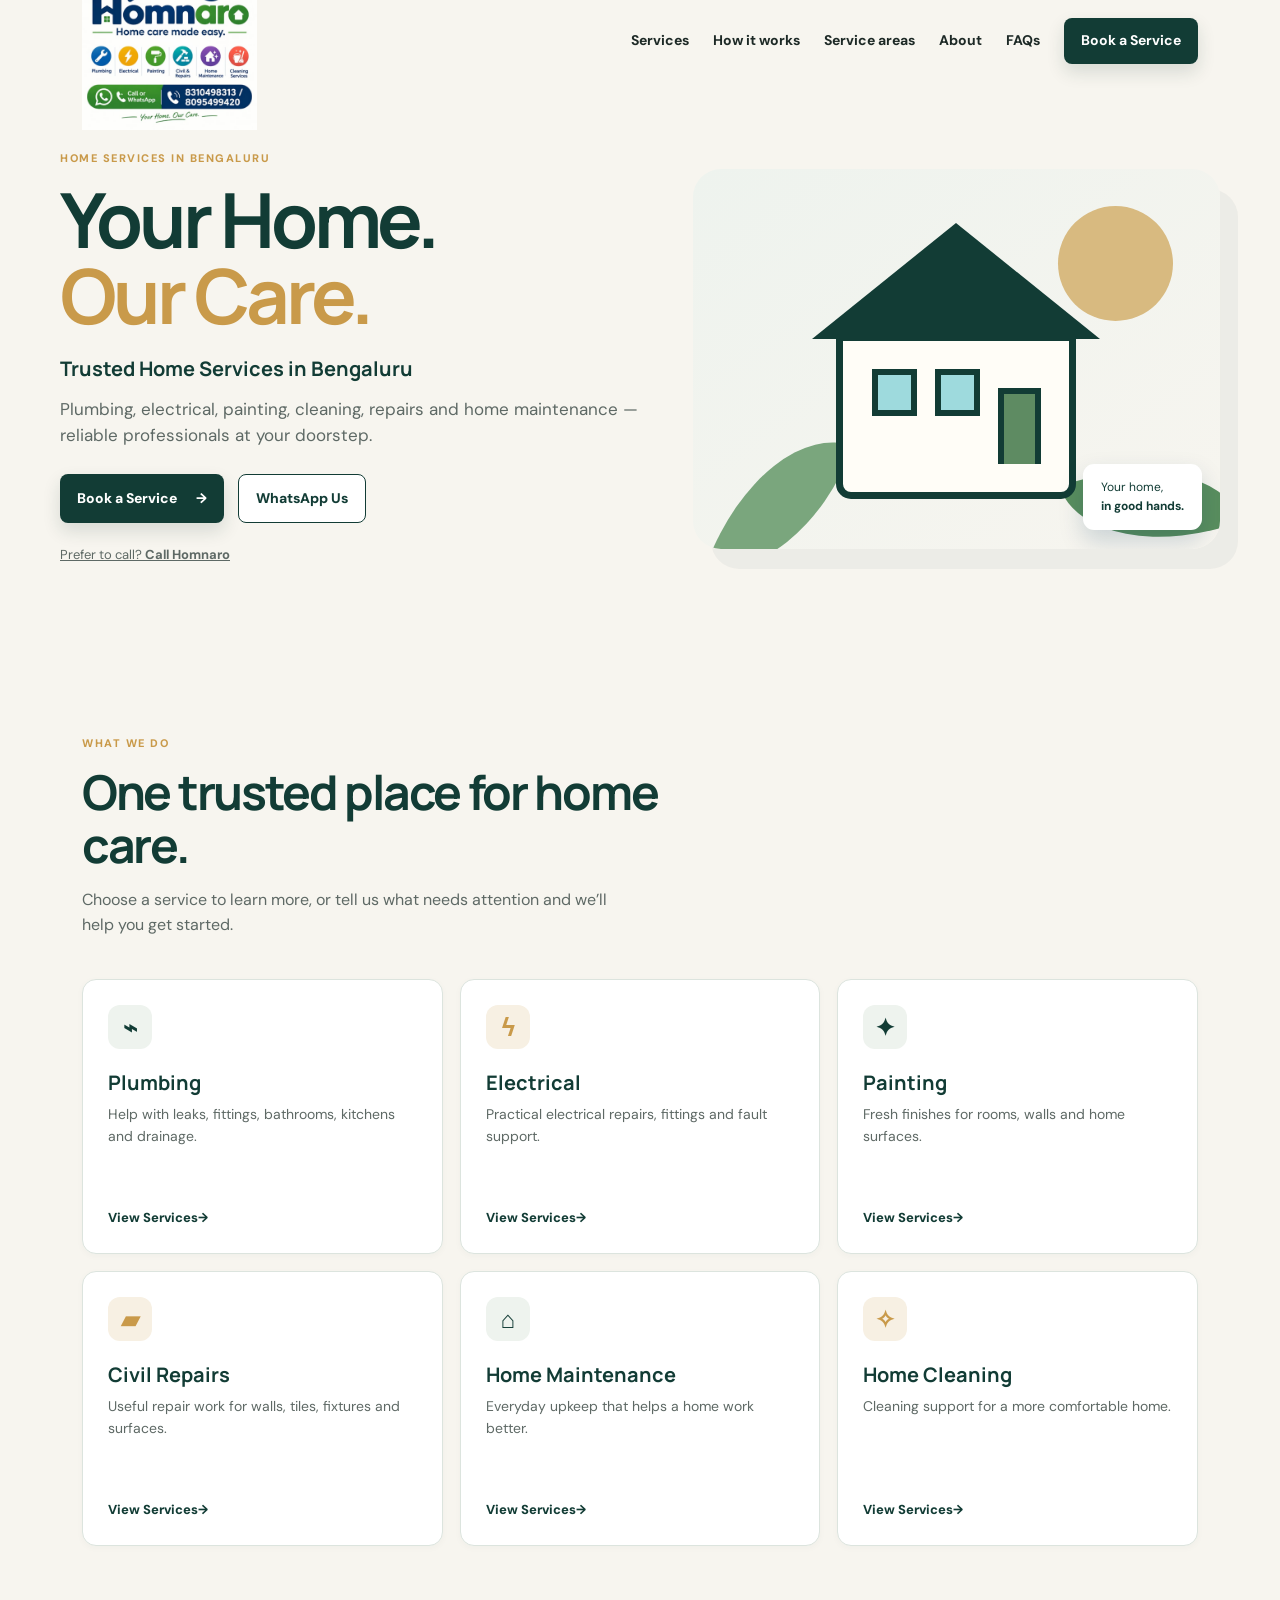
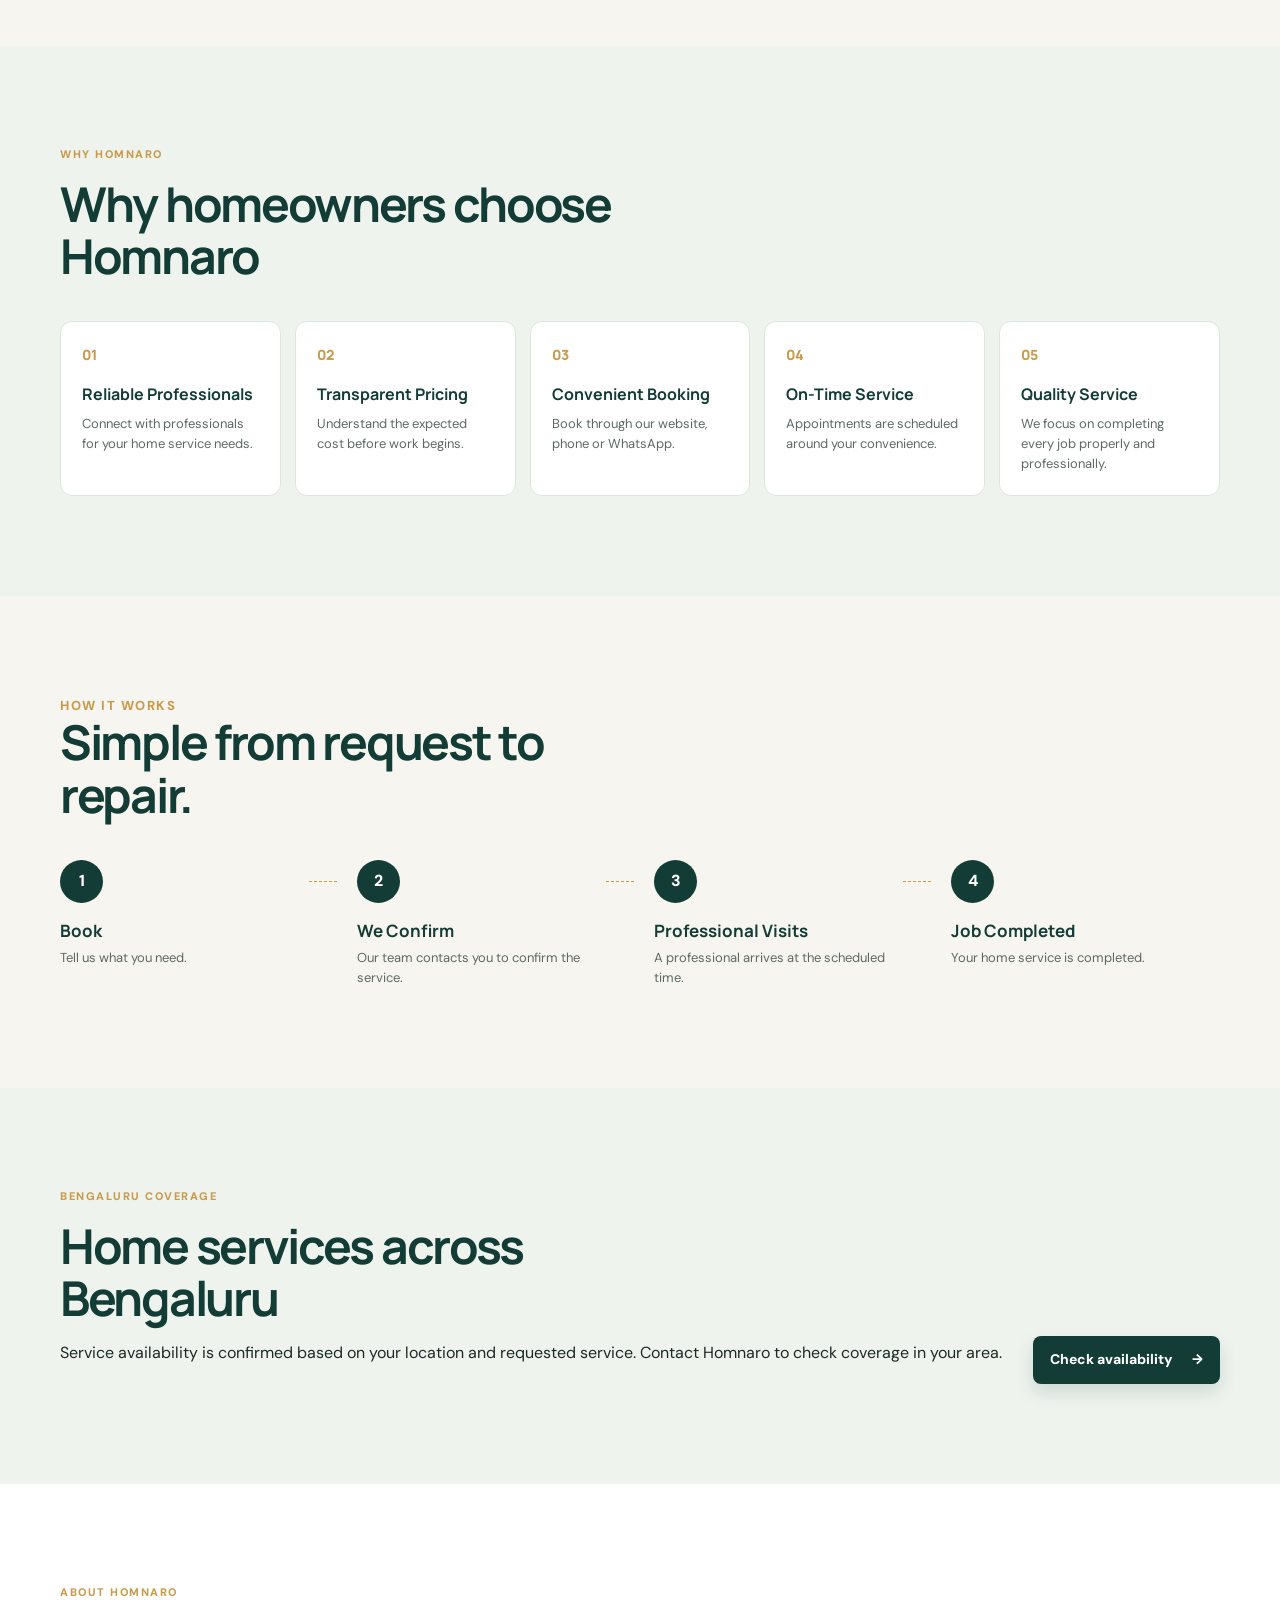
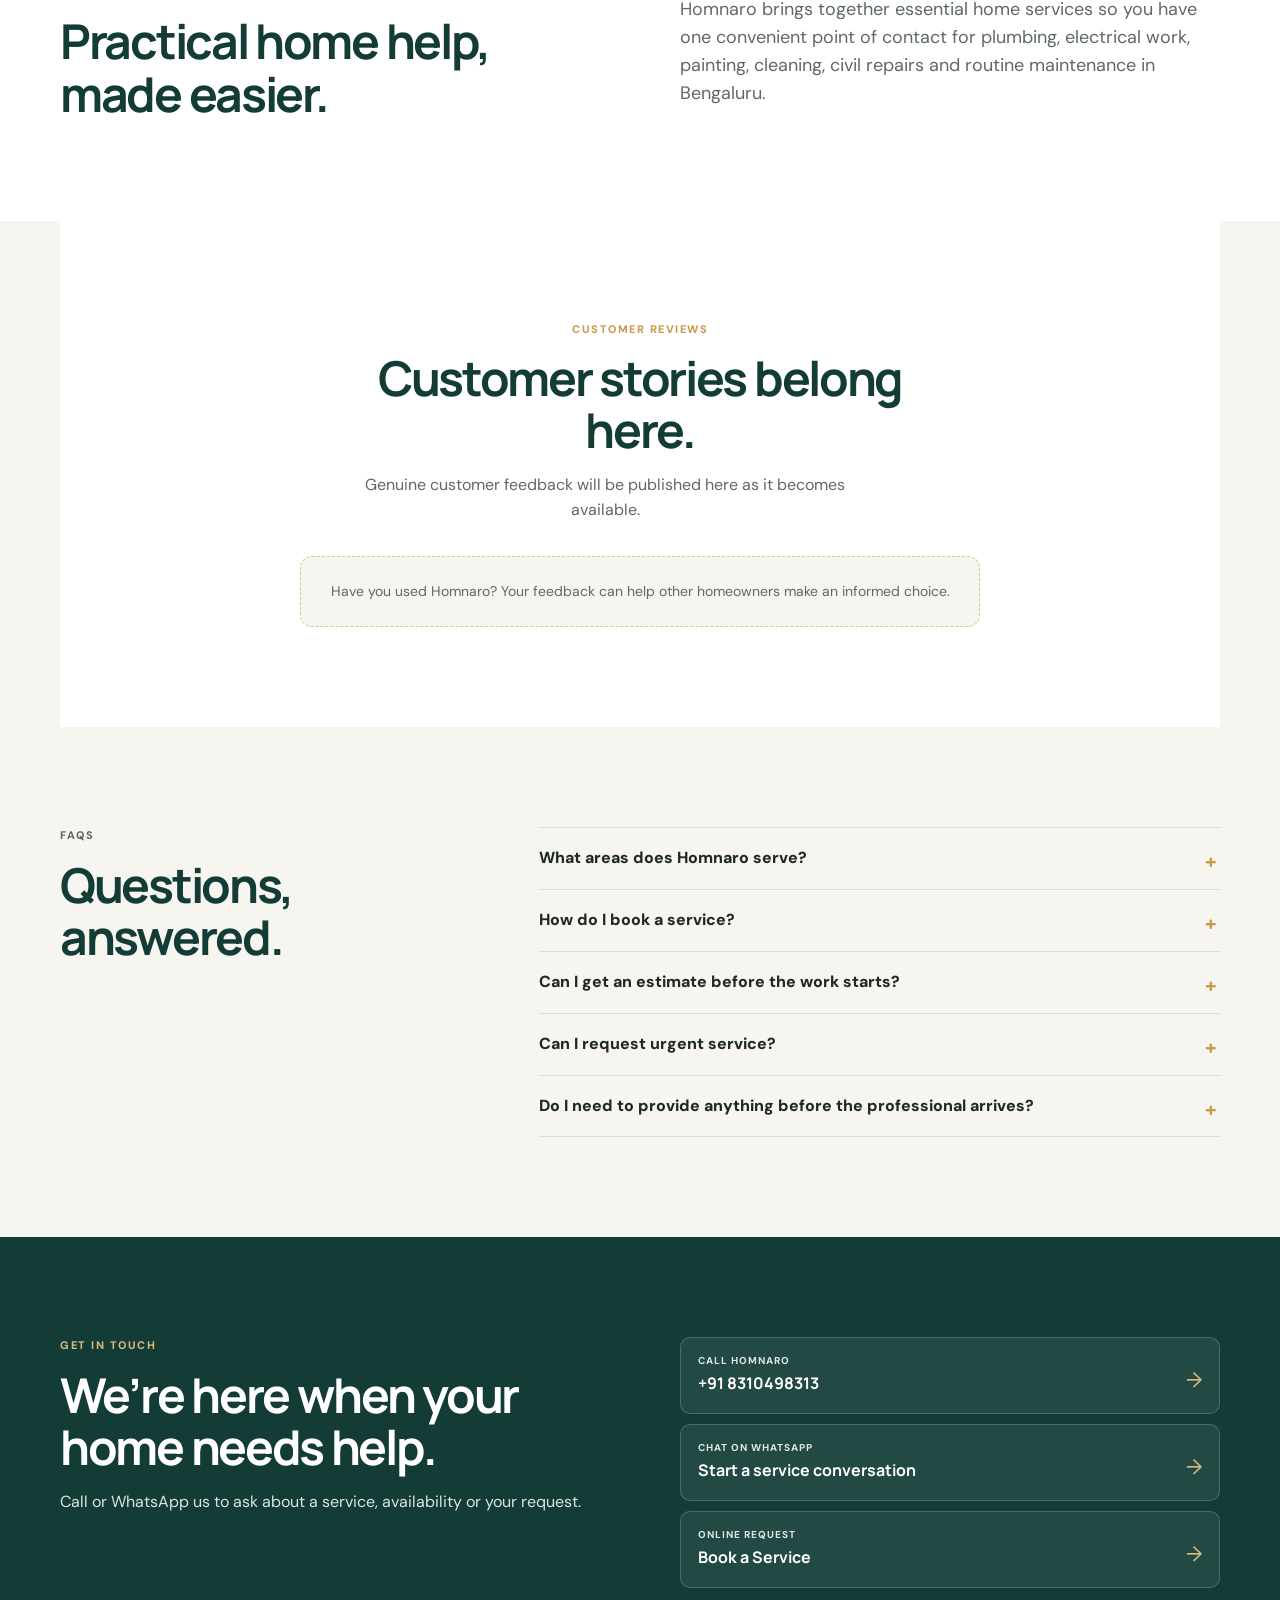
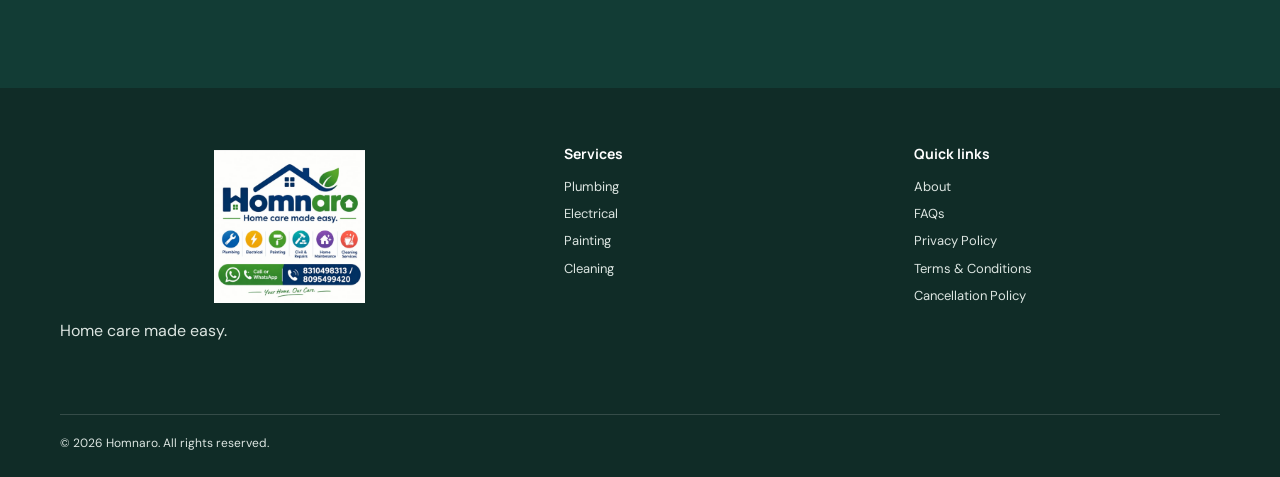
<file: index.html>
<!doctype html><html lang="en"><head><style>@import url('styles.css');.brand{background:url('homnaro-logo.png') center/contain no-repeat}.brand img{visibility:hidden}</style><script defer src="config.js"></script><script defer src="script.js"></script>
<meta charset="UTF-8"><meta name="viewport" content="width=device-width,initial-scale=1,viewport-fit=cover"><meta name="theme-color" content="#063b78">
<title>Homnaro | Home Services in Bengaluru</title><meta name="description" content="Book home services in Bengaluru with Homnaro. Plumbing, electrical, painting, cleaning, repairs and home maintenance at your doorstep."><link rel="canonical" href="https://homnaro.in/"><meta property="og:title" content="Homnaro | Home Services in Bengaluru"><meta property="og:description" content="Plumbing, electrical, painting, cleaning, repairs and home maintenance at your doorstep."><meta property="og:type" content="website"><meta property="og:url" content="https://homnaro.in/"><meta name="twitter:card" content="summary"><link rel="preconnect" href="https://fonts.googleapis.com"><link rel="preconnect" href="https://fonts.gstatic.com" crossorigin><link href="https://fonts.googleapis.com/css2?family=DM+Sans:wght@400;500;600;700&family=Manrope:wght@600;700;800&display=swap" rel="stylesheet"><link rel="stylesheet" href="/styles.css"></head>
<body><header class="site-header"><a class="brand" href="/" aria-label="Homnaro home"><img src="/homnaro-logo.png" alt="Homnaro — Home care made easy."></a><button class="menu-button" aria-expanded="false" aria-controls="main-nav" aria-label="Open menu">☰</button><nav id="main-nav" class="nav-links"><a href="/#services">Services</a><a href="/#how-it-works">How it works</a><a href="/#service-areas">Service areas</a><a href="/#about">About</a><a href="/#faqs">FAQs</a><a class="nav-book" href="/book-service/">Book a Service</a></nav></header>
<main><section class="hero" id="home"><div class="hero-copy"><p class="eyebrow">HOME SERVICES IN BENGALURU</p><h1>Your Home.<br><em>Our Care.</em></h1><h2>Trusted Home Services in Bengaluru</h2><p>Plumbing, electrical, painting, cleaning, repairs and home maintenance — reliable professionals at your doorstep.</p><div class="hero-actions"><a class="button primary" href="/book-service/">Book a Service <span>→</span></a><a class="button secondary whatsapp-link" href="#contact">WhatsApp Us</a></div><a class="phone-link" data-phone href="#contact">Prefer to call? <span>Call Homnaro</span></a></div><div class="hero-visual" aria-hidden="true"><div class="hero-badge">Your home,<br><b>in good hands.</b></div><div class="sun"></div><div class="home-illustration"><i class="roof"></i><i class="home-body"><b></b><b></b><b></b></i></div><div class="leaf leaf-a"></div><div class="leaf leaf-b"></div></div></section>
<section id="services" class="section"><div class="section-intro"><p class="eyebrow">WHAT WE DO</p><h2>One trusted place for home care.</h2><p>Choose a service to learn more, or tell us what needs attention and we’ll help you get started.</p></div><div id="service-grid" class="service-grid"></div></section>
<section id="why" class="section trust"><div class="section-intro"><p class="eyebrow">WHY HOMNARO</p><h2>Why homeowners choose Homnaro</h2></div><div class="trust-grid"><article><span>01</span><h3>Reliable Professionals</h3><p>Connect with professionals for your home service needs.</p></article><article><span>02</span><h3>Transparent Pricing</h3><p>Understand the expected cost before work begins.</p></article><article><span>03</span><h3>Convenient Booking</h3><p>Book through our website, phone or WhatsApp.</p></article><article><span>04</span><h3>On-Time Service</h3><p>Appointments are scheduled around your convenience.</p></article><article><span>05</span><h3>Quality Service</h3><p>We focus on completing every job properly and professionally.</p></article></div></section>
<section id="how-it-works" class="section process"><div class="section-intro"><p class="eyebrow">HOW IT WORKS</p><h2>Simple from request to repair.</h2></div><ol><li><span>1</span><h3>Book</h3><p>Tell us what you need.</p></li><li><span>2</span><h3>We Confirm</h3><p>Our team contacts you to confirm the service.</p></li><li><span>3</span><h3>Professional Visits</h3><p>A professional arrives at the scheduled time.</p></li><li><span>4</span><h3>Job Completed</h3><p>Your home service is completed.</p></li></ol></section>
<section id="service-areas" class="section areas"><div><p class="eyebrow">BENGALURU COVERAGE</p><h2>Home services across Bengaluru</h2><p id="areas-copy">Service availability is confirmed based on your location and requested service. Contact Homnaro to check coverage in your area.</p><div id="areas-list" class="area-list" hidden></div></div><a class="button primary whatsapp-link" href="#contact">Check availability <span>→</span></a></section>
<section id="about" class="section about"><div><p class="eyebrow">ABOUT HOMNARO</p><h2>Practical home help, made easier.</h2></div><p>Homnaro brings together essential home services so you have one convenient point of contact for plumbing, electrical work, painting, cleaning, civil repairs and routine maintenance in Bengaluru.</p></section>
<section id="reviews" class="section reviews"><div class="section-intro"><p class="eyebrow">CUSTOMER REVIEWS</p><h2>Customer stories belong here.</h2><p>Genuine customer feedback will be published here as it becomes available.</p></div><div class="review-empty">Have you used Homnaro? Your feedback can help other homeowners make an informed choice.</div></section>
<section id="faqs" class="section faq"><div class="section-intro"><p class="eyebrow">FAQS</p><h2>Questions, answered.</h2></div><div class="faq-list"><details><summary>What areas does Homnaro serve?</summary><p>Homnaro currently provides services in selected areas of Bengaluru. Contact us to confirm availability for your location.</p></details><details><summary>How do I book a service?</summary><p>You can book through our website, WhatsApp or phone.</p></details><details><summary>Can I get an estimate before the work starts?</summary><p>The team will review the requirement and provide applicable pricing before proceeding, subject to the service type.</p></details><details><summary>Can I request urgent service?</summary><p>Availability depends on the service and location. Contact Homnaro to check availability.</p></details><details><summary>Do I need to provide anything before the professional arrives?</summary><p>Please provide access to the relevant area and any information or photos that help explain the issue.</p></details></div></section>
<section id="contact" class="contact"><div><p class="eyebrow">GET IN TOUCH</p><h2>We’re here when your home needs help.</h2><p>Call or WhatsApp us to ask about a service, availability or your request.</p></div><div class="contact-actions"><a class="contact-card" data-phone href="#"><small>CALL HOMNARO</small><strong data-phone-display>Contact us by phone</strong><span>→</span></a><a class="contact-card whatsapp-link" href="#"><small>CHAT ON WHATSAPP</small><strong>Start a service conversation</strong><span>→</span></a><a class="contact-card" href="/book-service/"><small>ONLINE REQUEST</small><strong>Book a Service</strong><span>→</span></a></div></section></main>
<footer><div><a class="brand" href="/"><img src="/homnaro-logo.png" alt="Homnaro"></a><p>Home care made easy.</p></div><div><h3>Services</h3><a href="/plumbing-services-bangalore/">Plumbing</a><a href="/electrical-services-bangalore/">Electrical</a><a href="/painting-services-bangalore/">Painting</a><a href="/home-cleaning-bangalore/">Cleaning</a></div><div><h3>Quick links</h3><a href="/#about">About</a><a href="/#faqs">FAQs</a><a href="/privacy-policy/">Privacy Policy</a><a href="/terms-and-conditions/">Terms &amp; Conditions</a><a href="/cancellation-policy/">Cancellation Policy</a></div><p class="copyright">© <span id="year"></span> Homnaro. All rights reserved.</p></footer><div class="mobile-cta"><a data-phone href="#">Call</a><a class="whatsapp-link" href="#">WhatsApp</a><a href="/book-service/">Book Service</a></div><script src="/config.js"></script><script src="/script.js"></script><script type="application/ld+json">{"@context":"https://schema.org","@type":"FAQPage","mainEntity":[{"@type":"Question","name":"How do I book a service?","acceptedAnswer":{"@type":"Answer","text":"You can book through our website, WhatsApp or phone."}},{"@type":"Question","name":"What areas does Homnaro serve?","acceptedAnswer":{"@type":"Answer","text":"Homnaro currently provides services in selected areas of Bengaluru. Contact Homnaro to confirm availability for your location."}}]}</script></body></html>
</file>
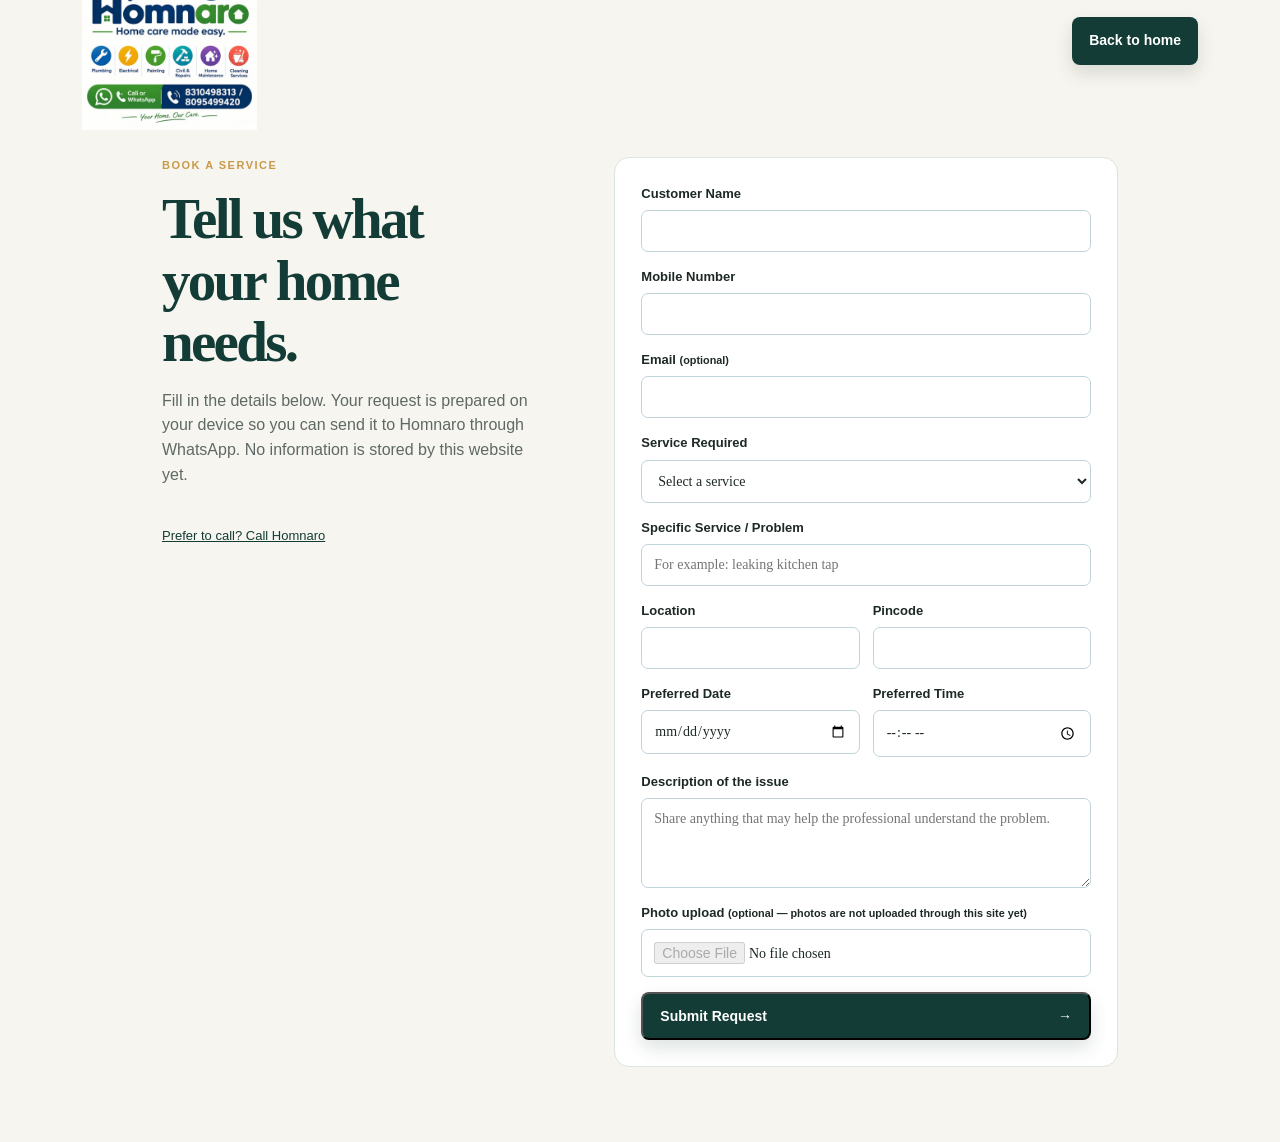
<file: book-service/index.html>
<!doctype html><html lang="en"><head><meta charset="UTF-8"><meta name="viewport" content="width=device-width,initial-scale=1,viewport-fit=cover"><meta name="theme-color" content="#063b78"><title>Book a Service | Homnaro</title><meta name="description" content="Request a home service in Bengaluru from Homnaro."><meta name="robots" content="noindex"><link rel="canonical" href="https://homnaro.in/book-service/"><link rel="stylesheet" href="/styles.css"></head><body><header class="site-header"><a class="brand" href="/"><img src="/homnaro-logo.png" alt="Homnaro — Home care made easy."></a><a class="button primary" href="/">Back to home</a></header><main class="booking-page"><div><p class="eyebrow">BOOK A SERVICE</p><h1>Tell us what your home needs.</h1><p>Fill in the details below. Your request is prepared on your device so you can send it to Homnaro through WhatsApp. No information is stored by this website yet.</p><a class="phone-link" data-phone href="#">Prefer to call? Call Homnaro</a></div><form id="booking-form" novalidate><label>Customer Name<input name="name" autocomplete="name" required></label><label>Mobile Number<input name="mobile" type="tel" inputmode="tel" autocomplete="tel" pattern="[0-9+() -]{8,}" required></label><label>Email <small>(optional)</small><input name="email" type="email" autocomplete="email"></label><label>Service Required<select name="service" required><option value="">Select a service</option><option>Plumbing</option><option>Electrical</option><option>Painting</option><option>Civil Repairs</option><option>Home Maintenance</option><option>Home Cleaning</option></select></label><label>Specific Service / Problem<input name="problem" required placeholder="For example: leaking kitchen tap"></label><div class="form-row"><label>Location<input name="location" autocomplete="address-level2" required></label><label>Pincode<input name="pincode" inputmode="numeric" pattern="[0-9]{6}" required></label></div><div class="form-row"><label>Preferred Date<input name="date" type="date"></label><label>Preferred Time<input name="time" type="time"></label></div><label>Description of the issue<textarea name="description" rows="4" placeholder="Share anything that may help the professional understand the problem."></textarea></label><label>Photo upload <small>(optional — photos are not uploaded through this site yet)</small><input type="file" accept="image/*" disabled></label><button class="button primary" type="submit">Submit Request <span>→</span></button><p id="form-status" class="form-status" hidden aria-live="polite"></p></form></main><script src="/config.js"></script><script src="/booking.js"></script></body></html>
</file>
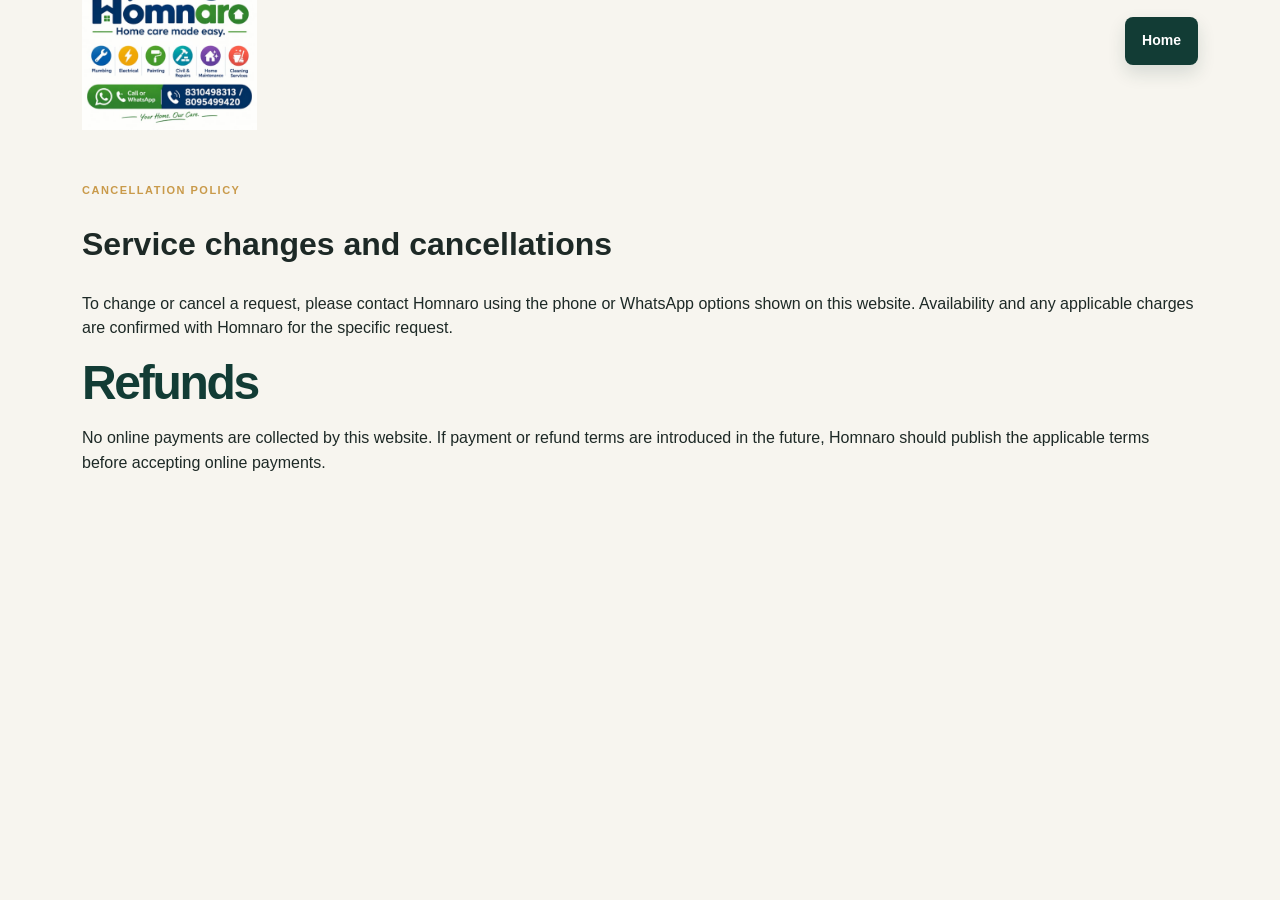
<file: cancellation-policy/index.html>
<!doctype html><html lang="en"><head><meta charset="UTF-8"><meta name="viewport" content="width=device-width,initial-scale=1"><title>Cancellation Policy | Homnaro</title><meta name="robots" content="noindex"><link rel="stylesheet" href="/styles.css"></head><body><header class="site-header"><a class="brand" href="/"><img src="/homnaro-logo.png" alt="Homnaro"></a><a href="/" class="button primary">Home</a></header><main class="policy section"><p class="eyebrow">CANCELLATION POLICY</p><h1>Service changes and cancellations</h1><p>To change or cancel a request, please contact Homnaro using the phone or WhatsApp options shown on this website. Availability and any applicable charges are confirmed with Homnaro for the specific request.</p><h2>Refunds</h2><p>No online payments are collected by this website. If payment or refund terms are introduced in the future, Homnaro should publish the applicable terms before accepting online payments.</p></main></body></html>
</file>
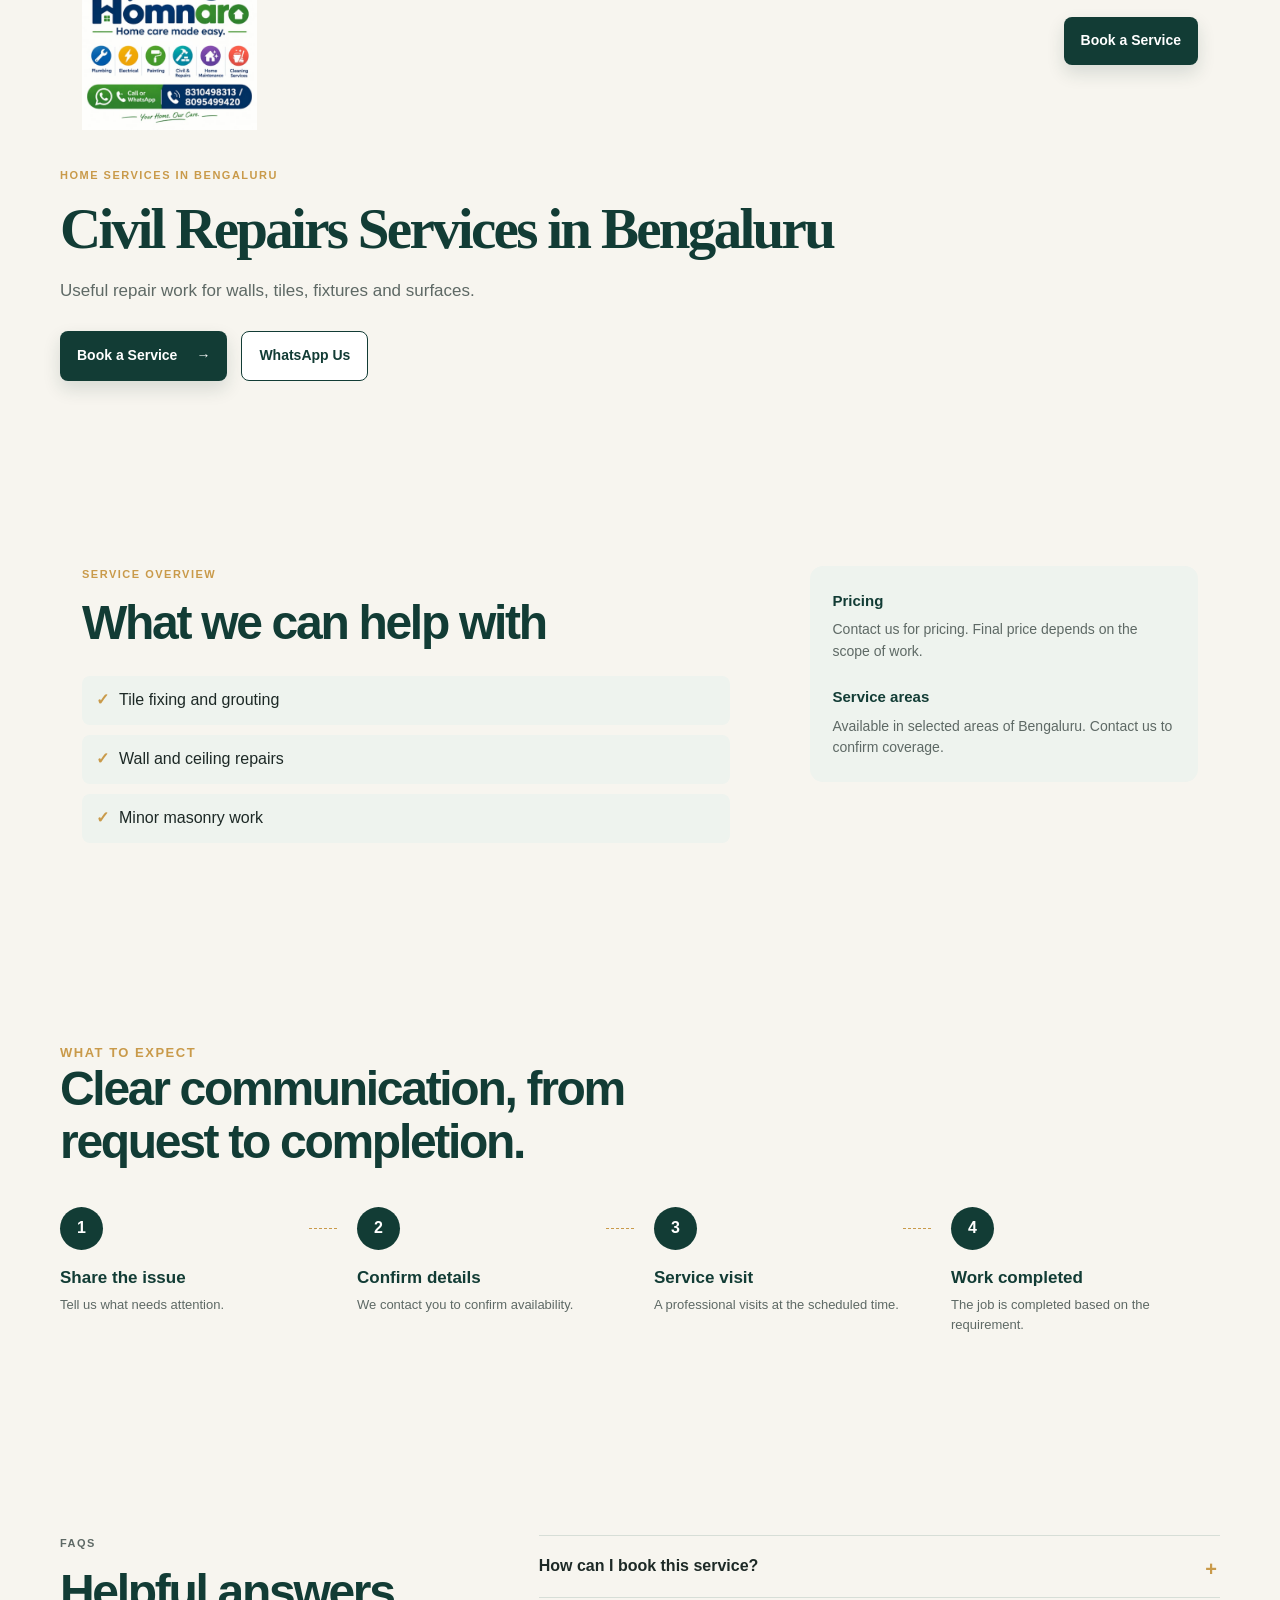
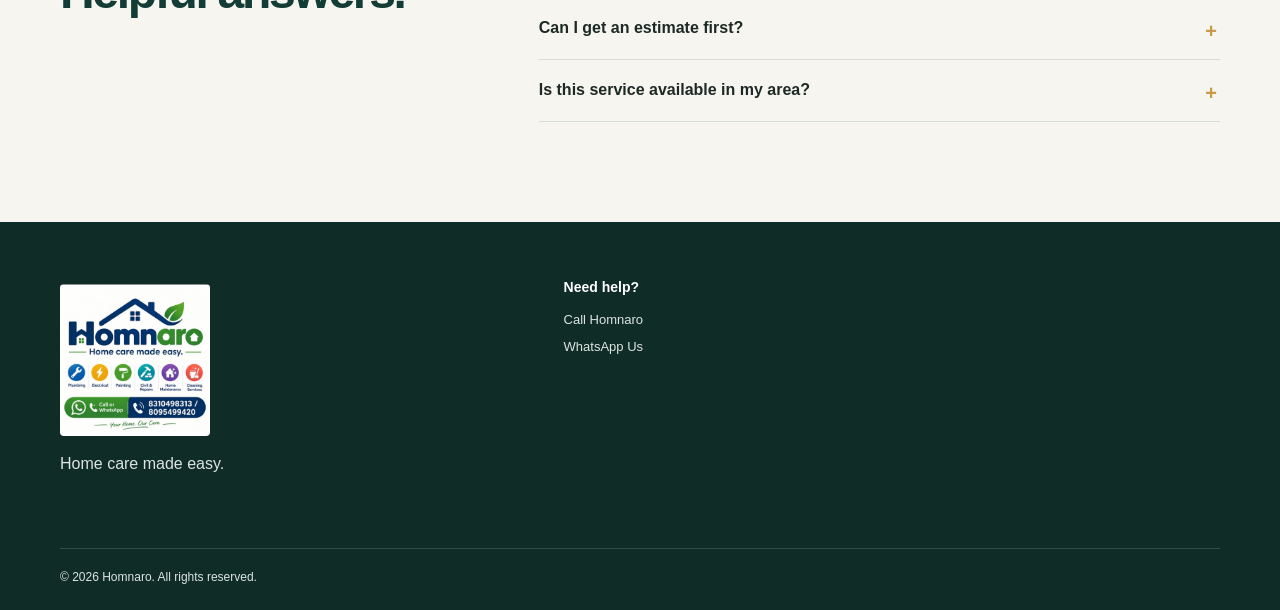
<file: civil-repair-services-bangalore/index.html>
<!doctype html><html lang="en"><head><meta charset="UTF-8"><meta name="viewport" content="width=device-width,initial-scale=1"><title>Civil Repair Services in Bengaluru | Homnaro</title><meta name="description" content="Civil repair services in Bengaluru from Homnaro."><link rel="stylesheet" href="/styles.css"></head><body data-service="civil-repair-services-bangalore"><script src="/config.js"></script><script src="/service-page.js"></script></body></html>
</file>
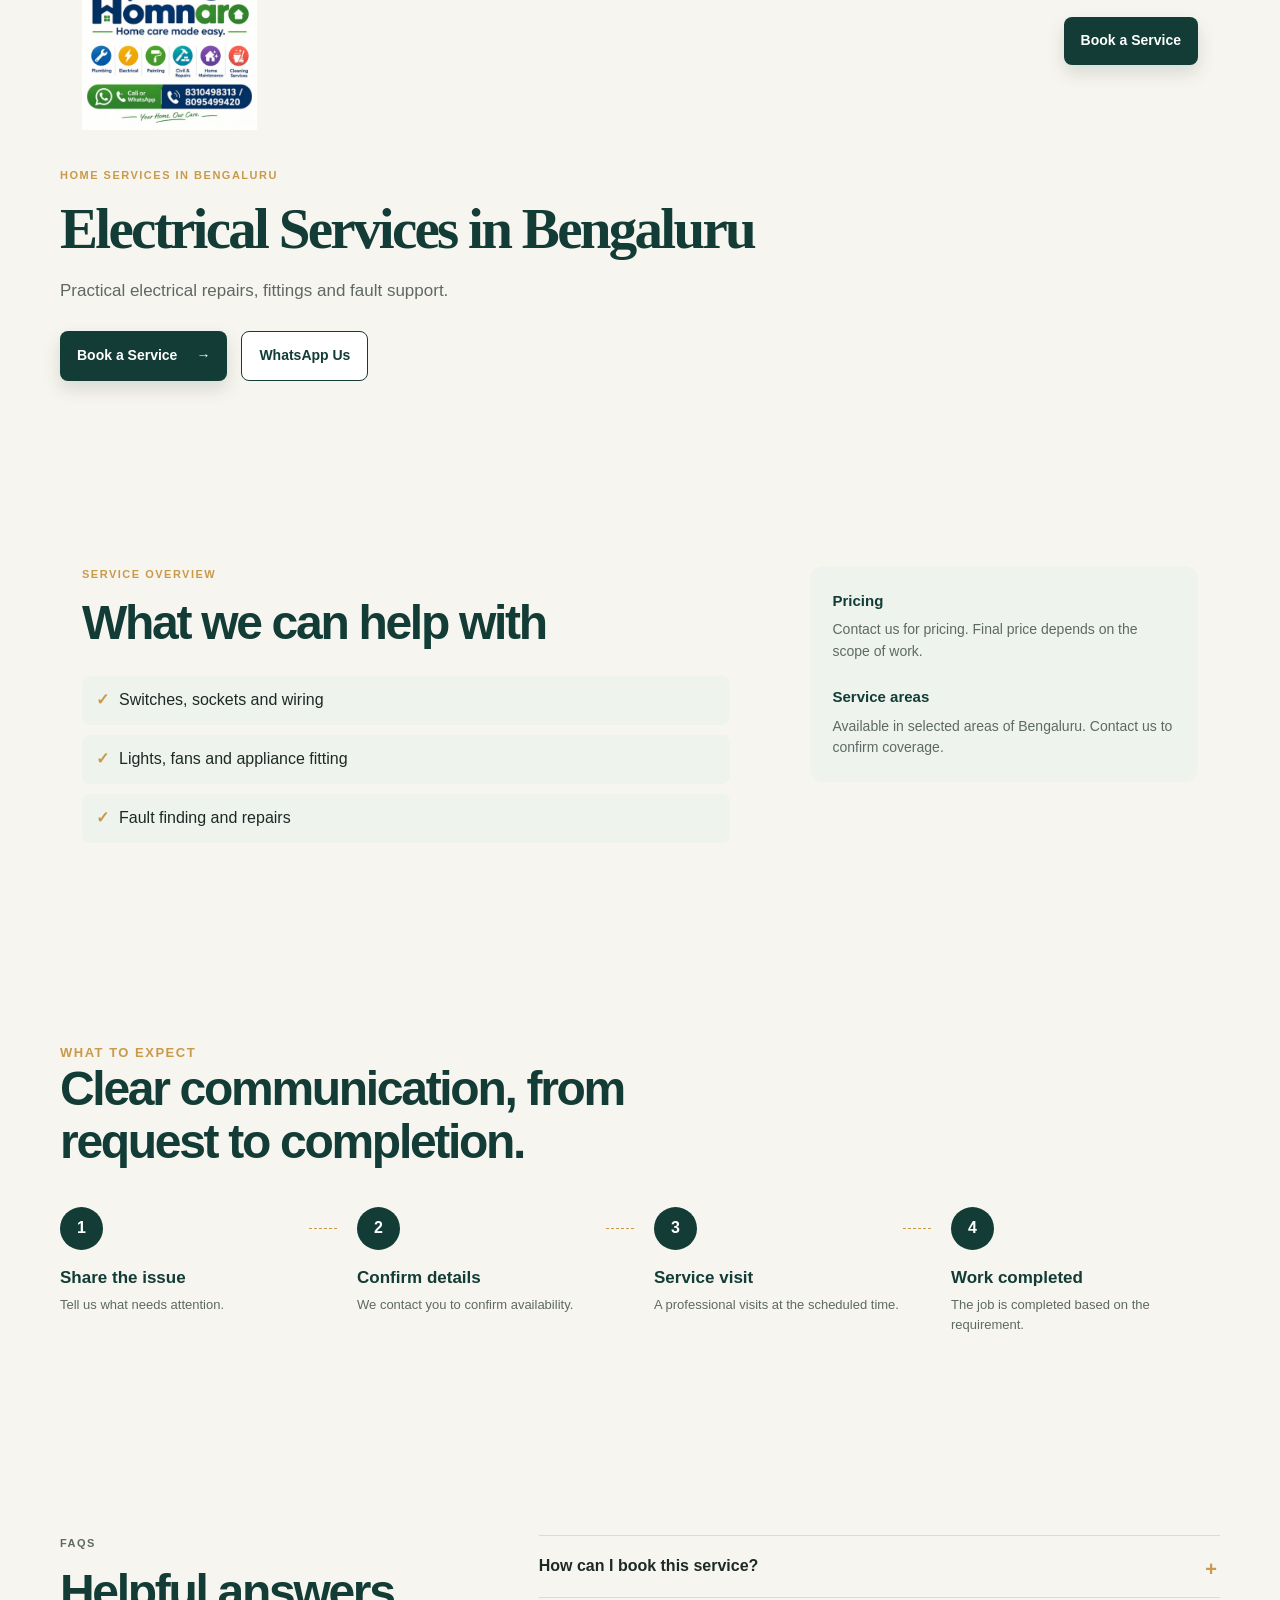
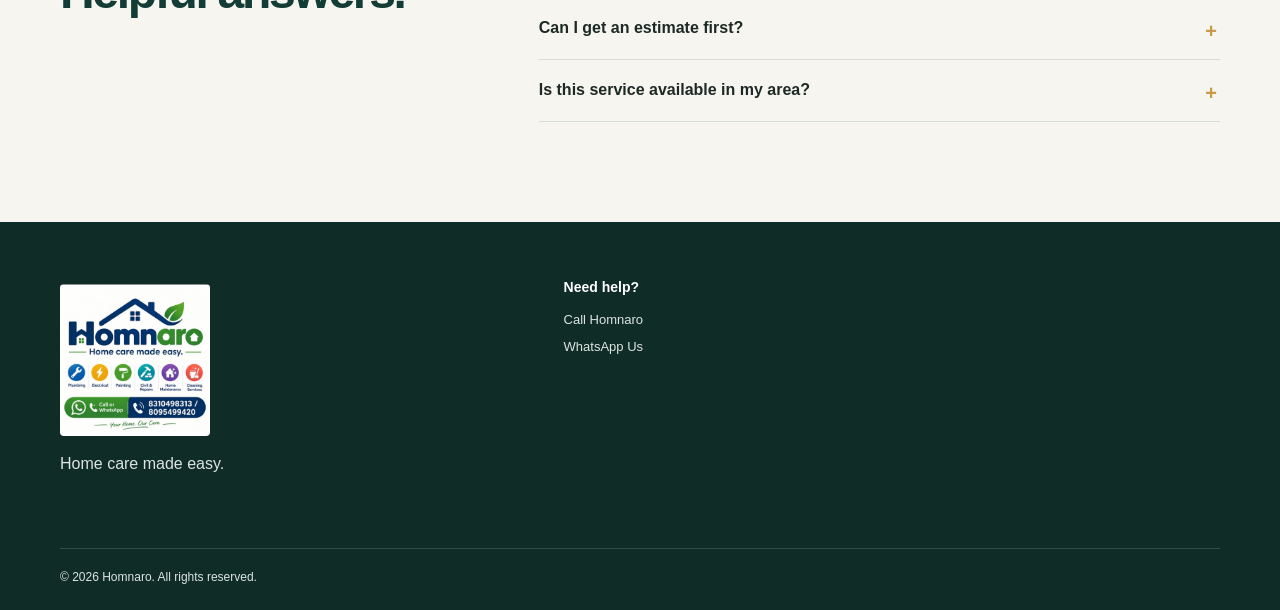
<file: electrical-services-bangalore/index.html>
<!doctype html><html lang="en"><head><meta charset="UTF-8"><meta name="viewport" content="width=device-width,initial-scale=1"><title>Electrical Services in Bengaluru | Homnaro</title><meta name="description" content="Electrical services in Bengaluru from Homnaro."><link rel="stylesheet" href="/styles.css"></head><body data-service="electrical-services-bangalore"><script src="/config.js"></script><script src="/service-page.js"></script></body></html>
</file>
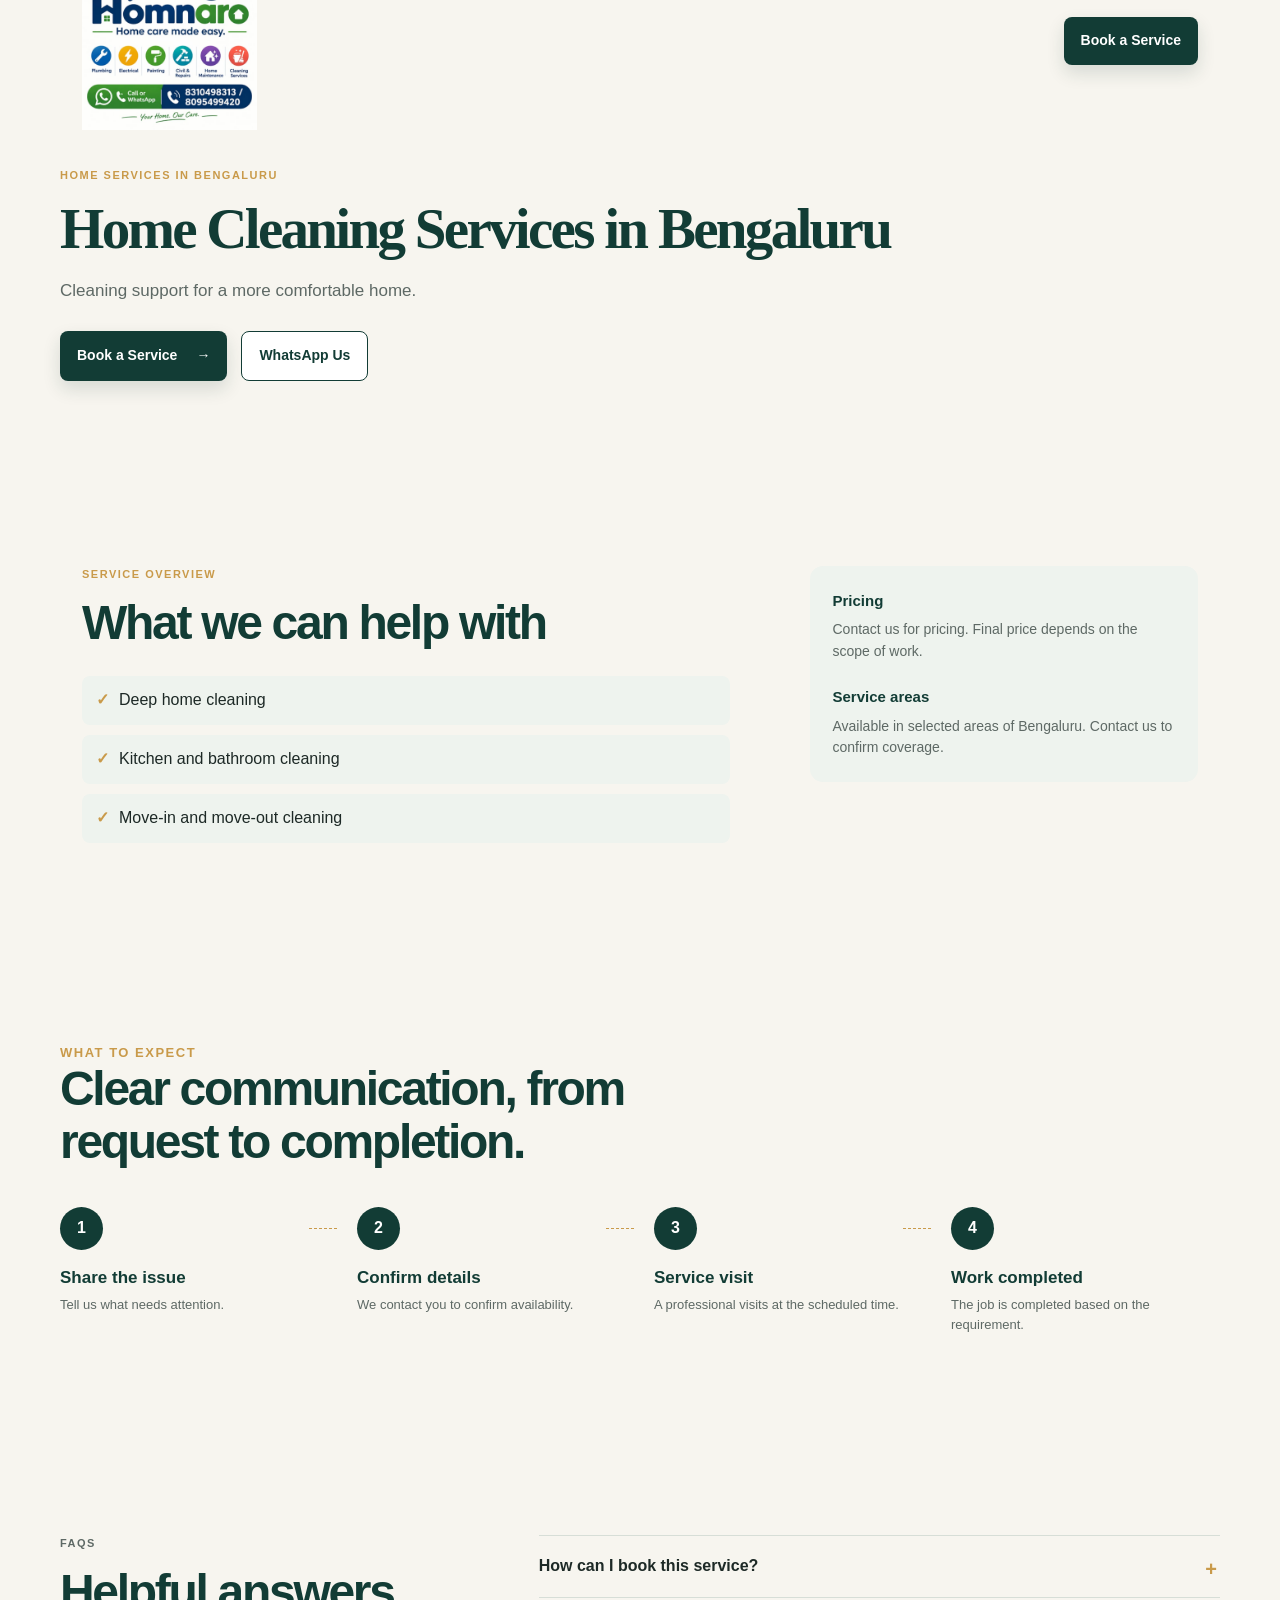
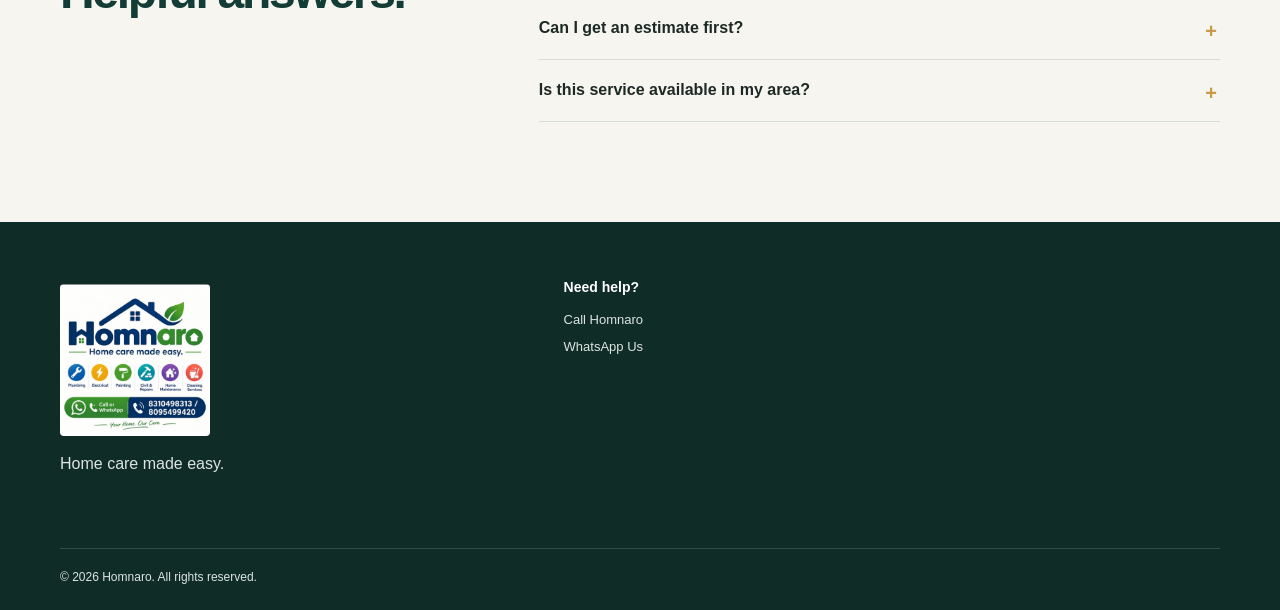
<file: home-cleaning-bangalore/index.html>
<!doctype html><html lang="en"><head><meta charset="UTF-8"><meta name="viewport" content="width=device-width,initial-scale=1"><title>Home Cleaning Services in Bengaluru | Homnaro</title><meta name="description" content="Home cleaning services in Bengaluru from Homnaro."><link rel="stylesheet" href="/styles.css"></head><body data-service="home-cleaning-bangalore"><script src="/config.js"></script><script src="/service-page.js"></script></body></html>
</file>
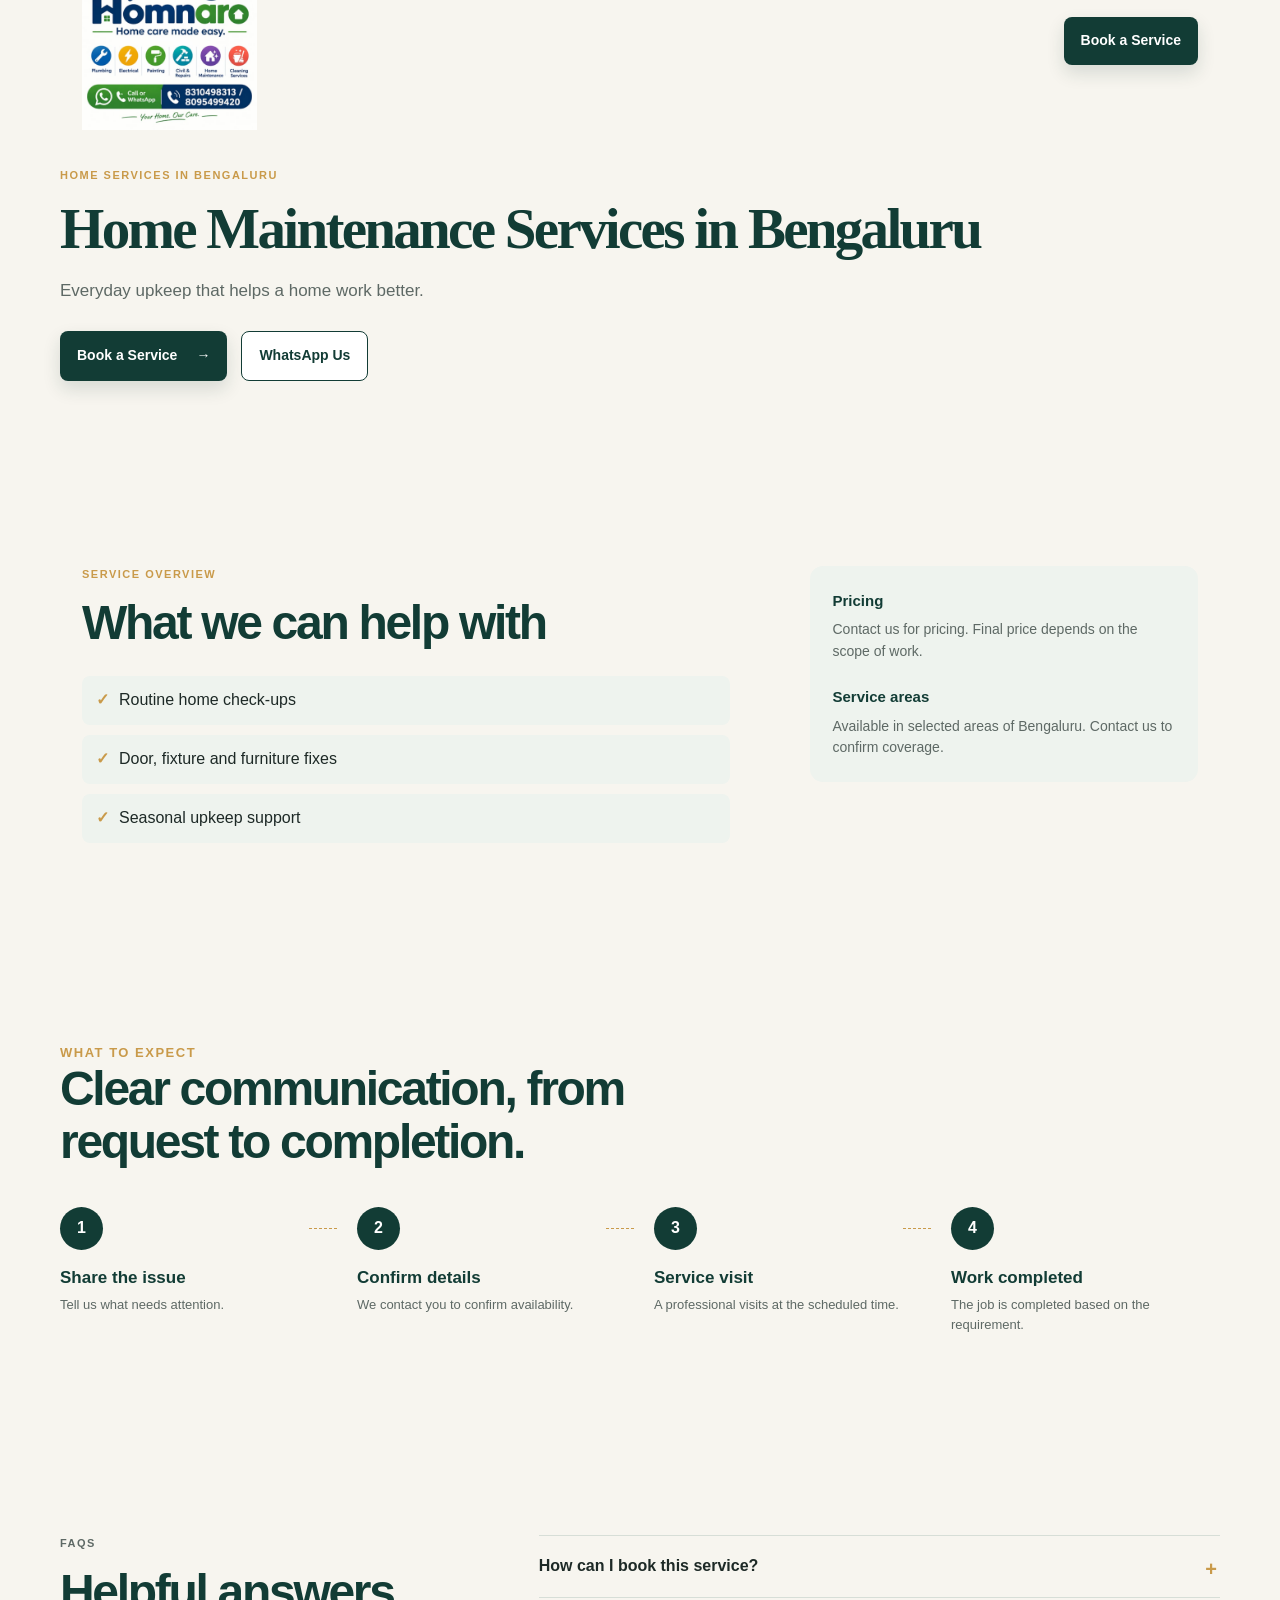
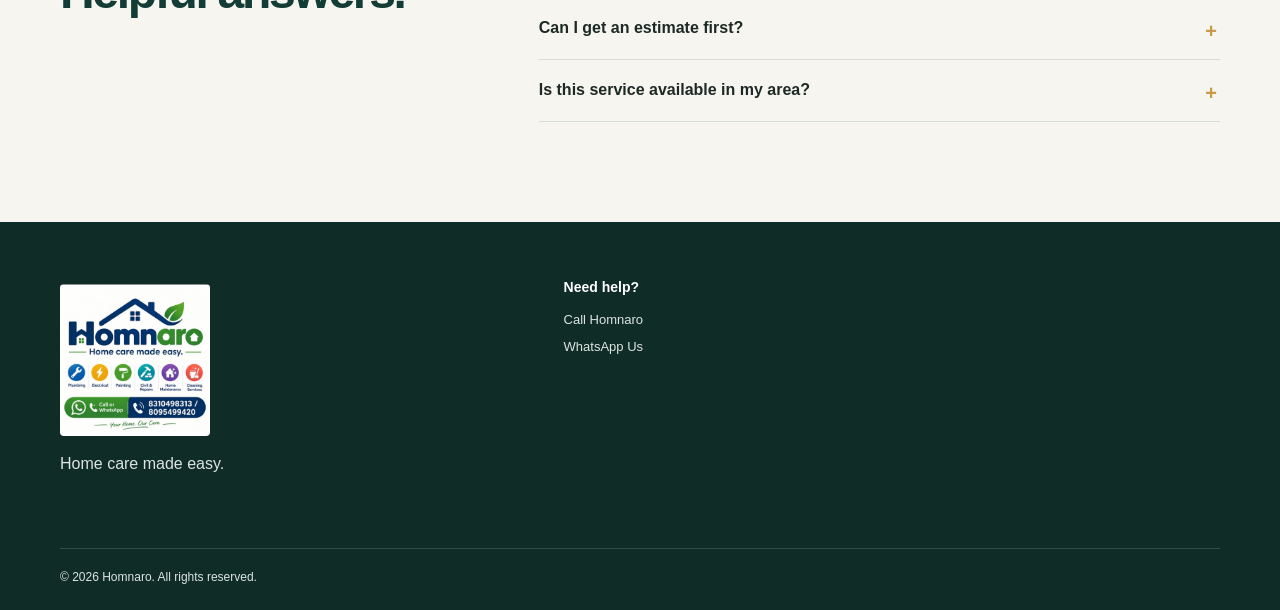
<file: home-maintenance-bangalore/index.html>
<!doctype html><html lang="en"><head><meta charset="UTF-8"><meta name="viewport" content="width=device-width,initial-scale=1"><title>Home Maintenance in Bengaluru | Homnaro</title><meta name="description" content="Home maintenance services in Bengaluru from Homnaro."><link rel="stylesheet" href="/styles.css"></head><body data-service="home-maintenance-bangalore"><script src="/config.js"></script><script src="/service-page.js"></script></body></html>
</file>
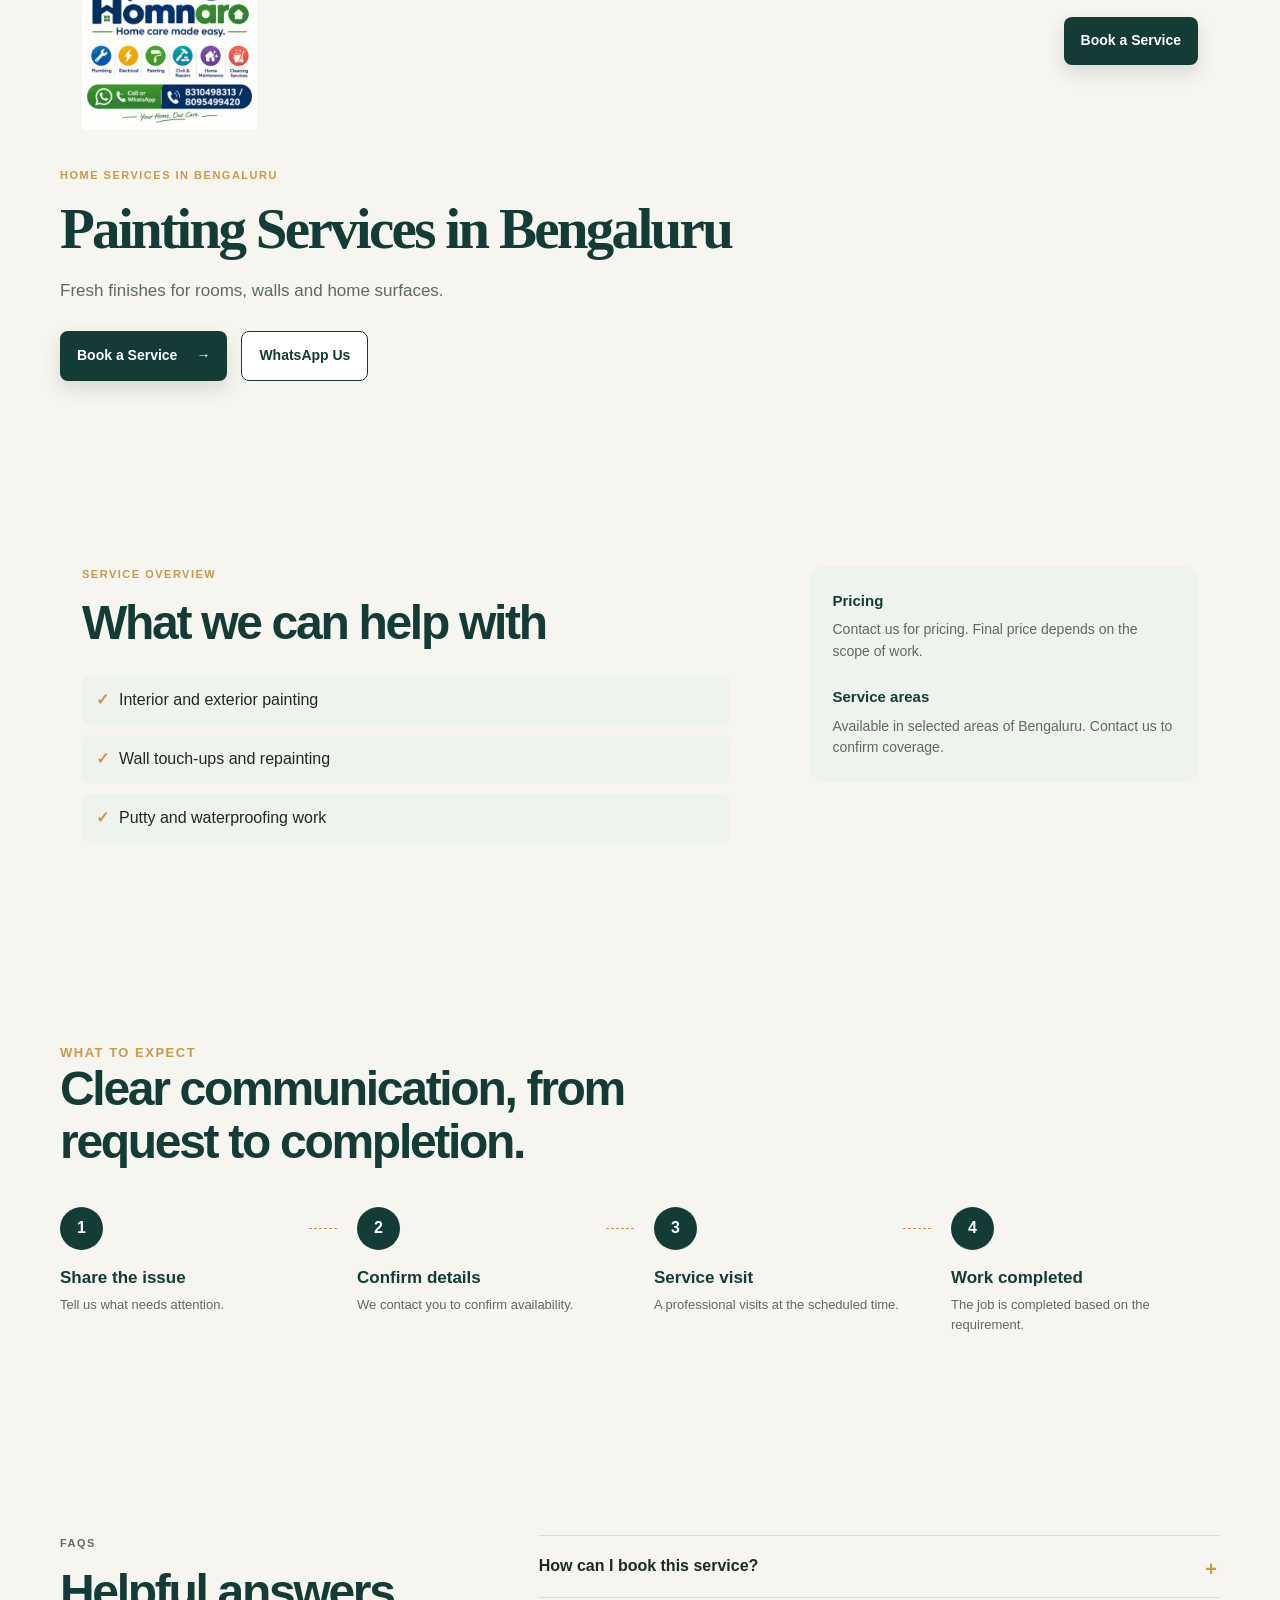
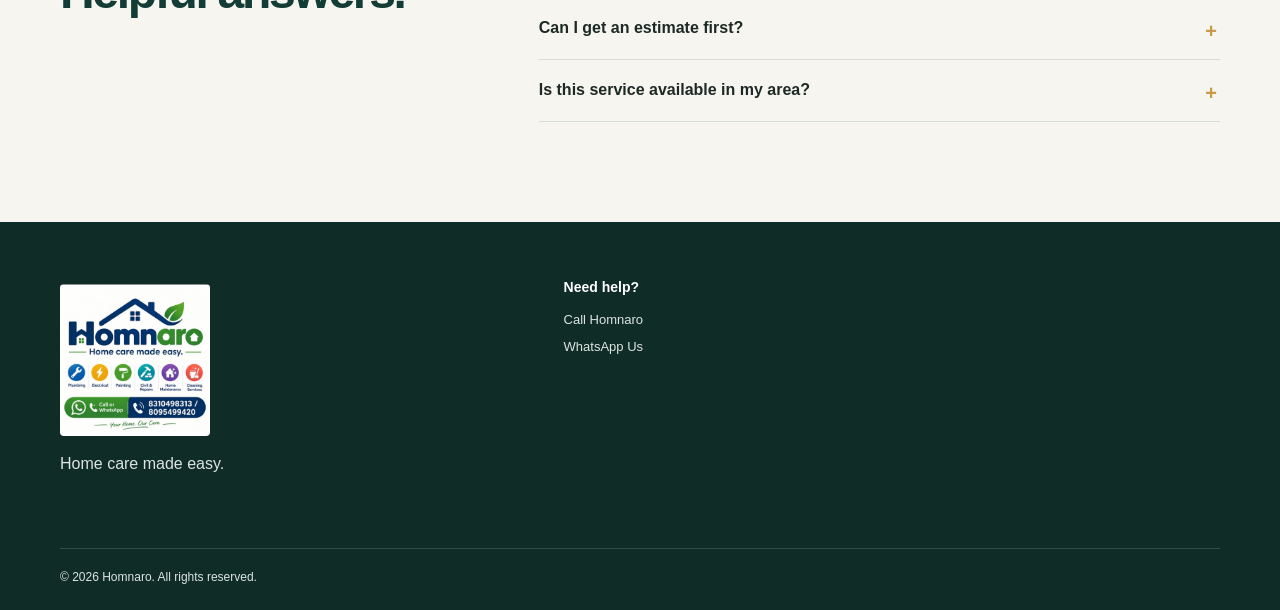
<file: painting-services-bangalore/index.html>
<!doctype html><html lang="en"><head><meta charset="UTF-8"><meta name="viewport" content="width=device-width,initial-scale=1"><title>Painting Services in Bengaluru | Homnaro</title><meta name="description" content="Painting services in Bengaluru from Homnaro."><link rel="stylesheet" href="/styles.css"></head><body data-service="painting-services-bangalore"><script src="/config.js"></script><script src="/service-page.js"></script></body></html>
</file>
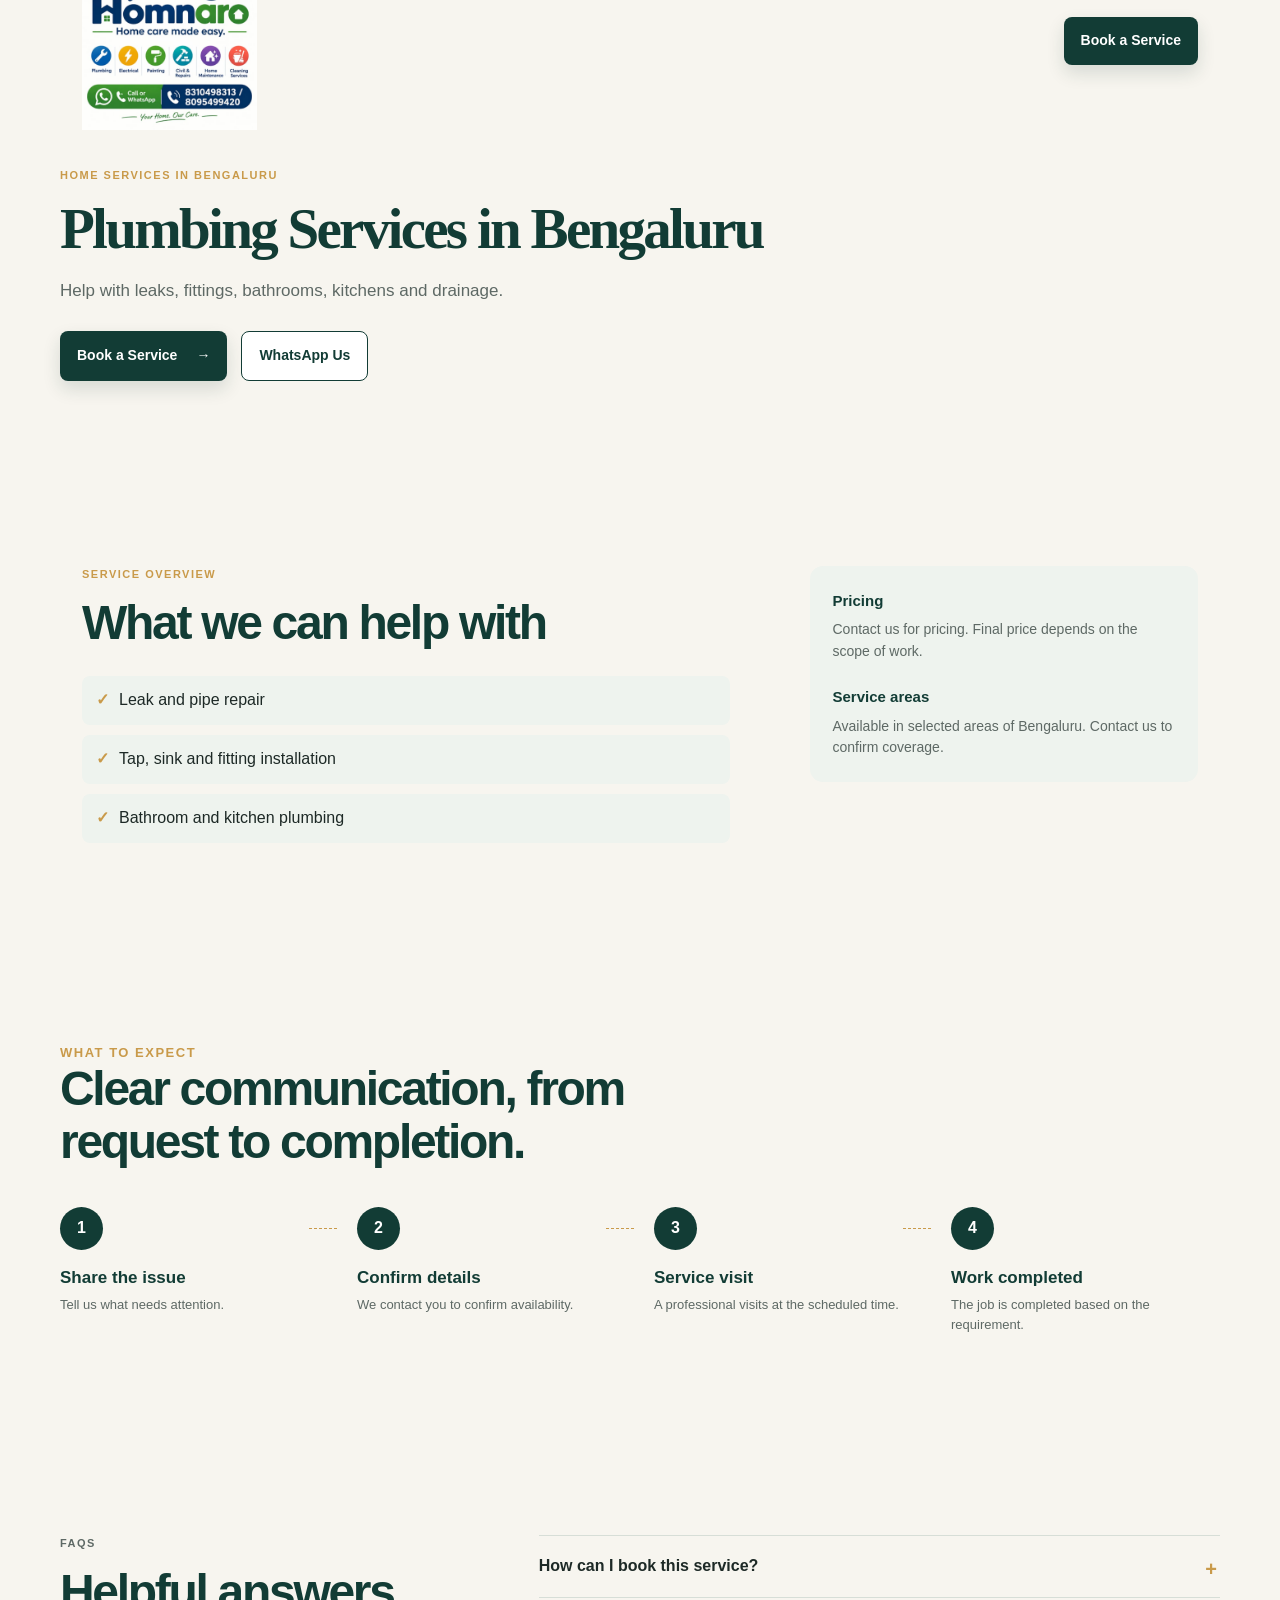
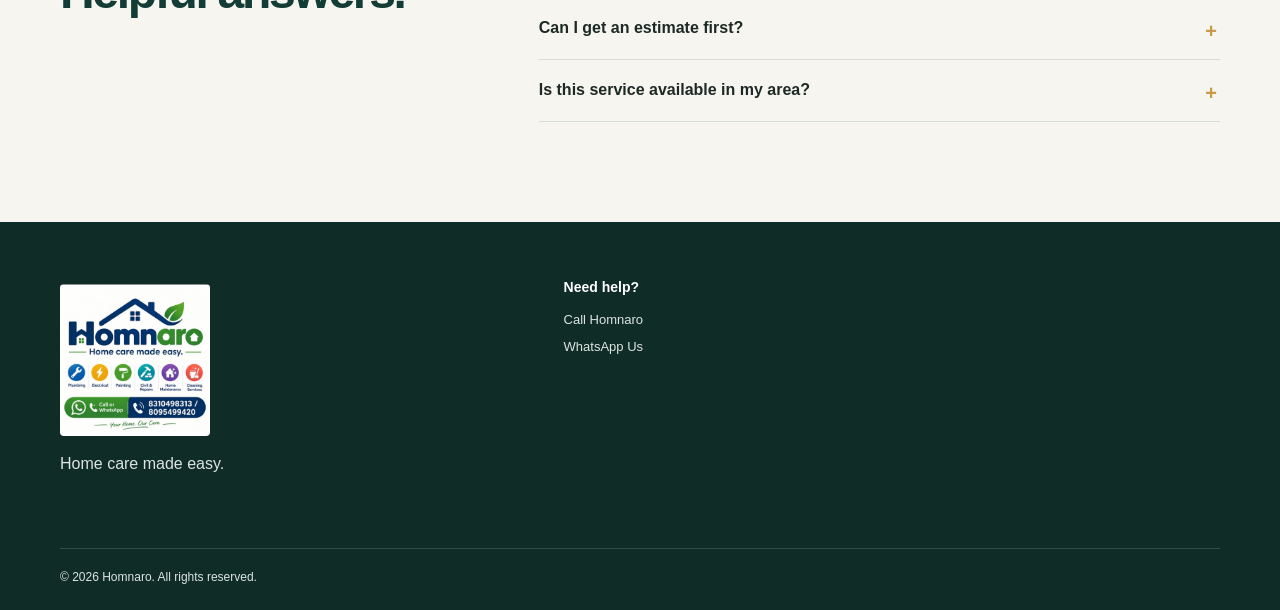
<file: plumbing-services-bangalore/index.html>
<!doctype html><html lang="en"><head><meta charset="UTF-8"><meta name="viewport" content="width=device-width,initial-scale=1"><title>Plumbing Services in Bengaluru | Homnaro</title><meta name="description" content="Plumbing services in Bengaluru from Homnaro."><link rel="stylesheet" href="/styles.css"></head><body data-service="plumbing-services-bangalore"><script src="/config.js"></script><script src="/service-page.js"></script></body></html>
</file>
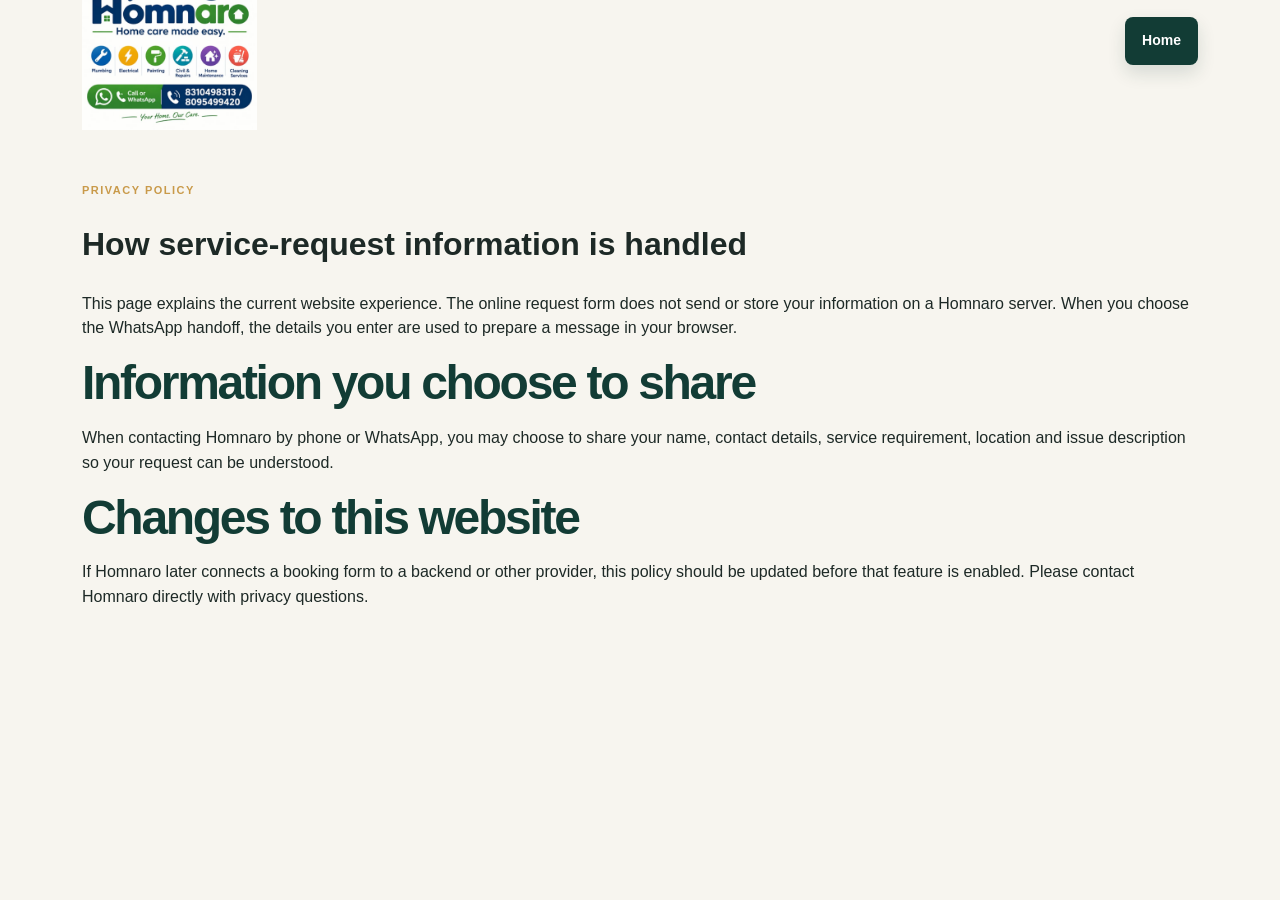
<file: privacy-policy/index.html>
<!doctype html><html lang="en"><head><meta charset="UTF-8"><meta name="viewport" content="width=device-width,initial-scale=1"><title>Privacy Policy | Homnaro</title><meta name="robots" content="noindex"><link rel="stylesheet" href="/styles.css"></head><body><header class="site-header"><a class="brand" href="/"><img src="/homnaro-logo.png" alt="Homnaro"></a><a href="/" class="button primary">Home</a></header><main class="policy section"><p class="eyebrow">PRIVACY POLICY</p><h1>How service-request information is handled</h1><p>This page explains the current website experience. The online request form does not send or store your information on a Homnaro server. When you choose the WhatsApp handoff, the details you enter are used to prepare a message in your browser.</p><h2>Information you choose to share</h2><p>When contacting Homnaro by phone or WhatsApp, you may choose to share your name, contact details, service requirement, location and issue description so your request can be understood.</p><h2>Changes to this website</h2><p>If Homnaro later connects a booking form to a backend or other provider, this policy should be updated before that feature is enabled. Please contact Homnaro directly with privacy questions.</p></main></body></html>
</file>
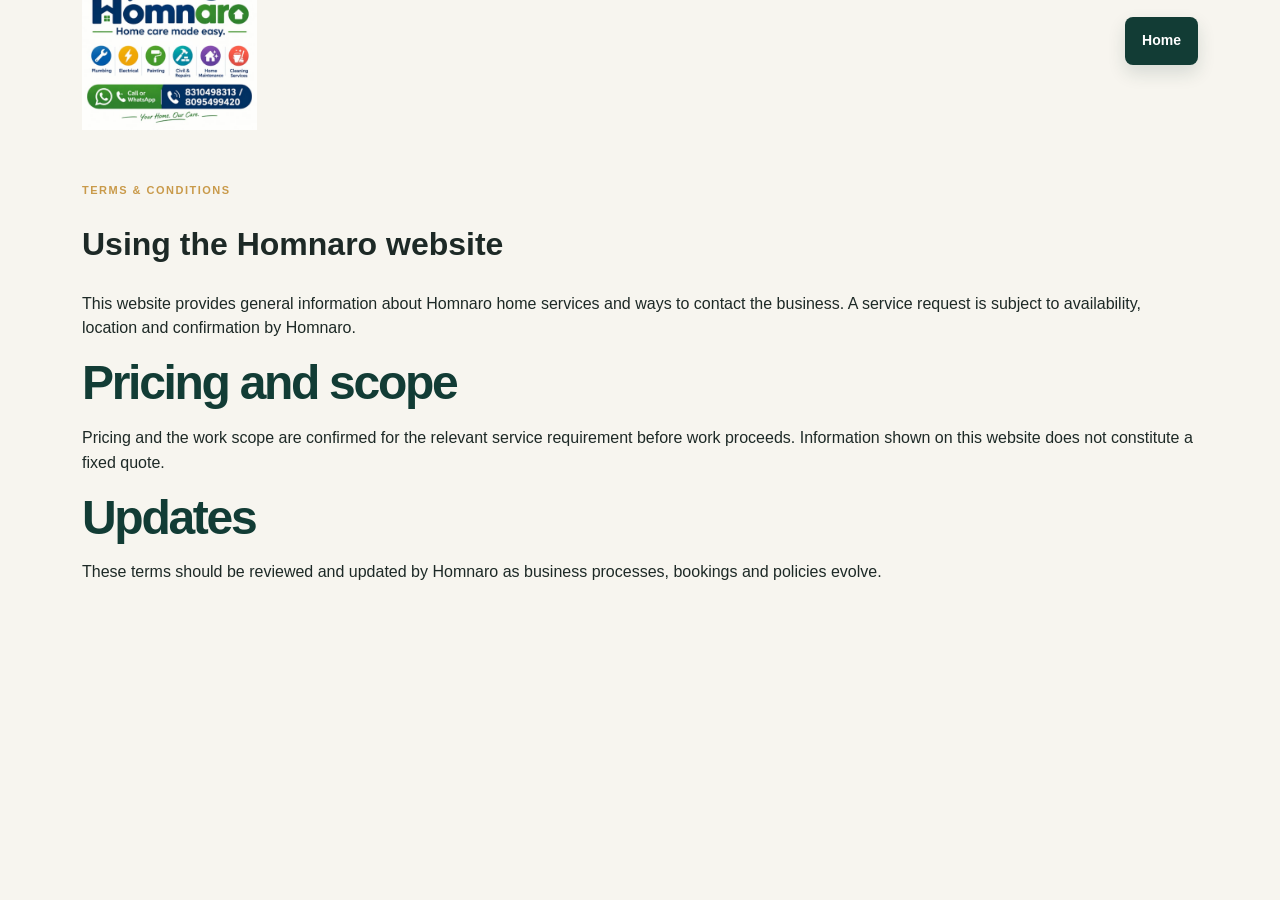
<file: terms-and-conditions/index.html>
<!doctype html><html lang="en"><head><meta charset="UTF-8"><meta name="viewport" content="width=device-width,initial-scale=1"><title>Terms &amp; Conditions | Homnaro</title><meta name="robots" content="noindex"><link rel="stylesheet" href="/styles.css"></head><body><header class="site-header"><a class="brand" href="/"><img src="/homnaro-logo.png" alt="Homnaro"></a><a href="/" class="button primary">Home</a></header><main class="policy section"><p class="eyebrow">TERMS &amp; CONDITIONS</p><h1>Using the Homnaro website</h1><p>This website provides general information about Homnaro home services and ways to contact the business. A service request is subject to availability, location and confirmation by Homnaro.</p><h2>Pricing and scope</h2><p>Pricing and the work scope are confirmed for the relevant service requirement before work proceeds. Information shown on this website does not constitute a fixed quote.</p><h2>Updates</h2><p>These terms should be reviewed and updated by Homnaro as business processes, bookings and policies evolve.</p></main></body></html>
</file>
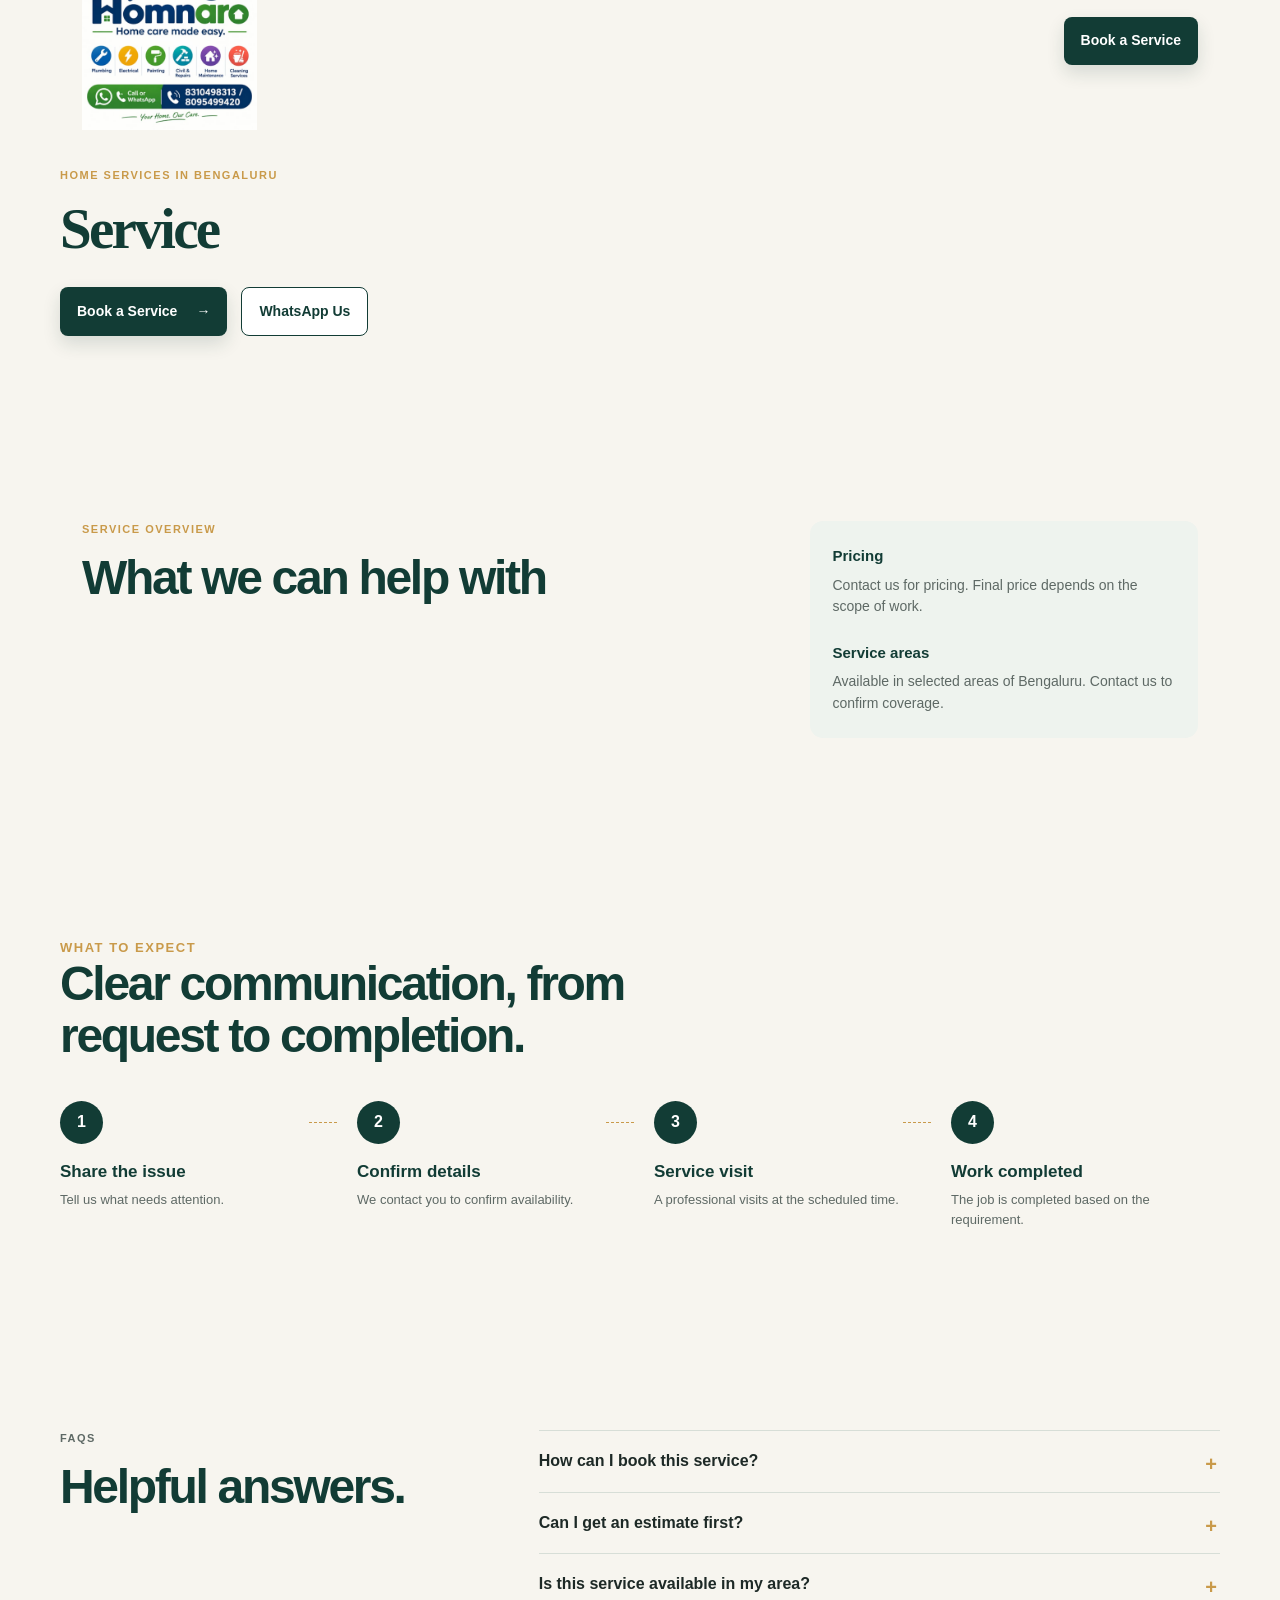
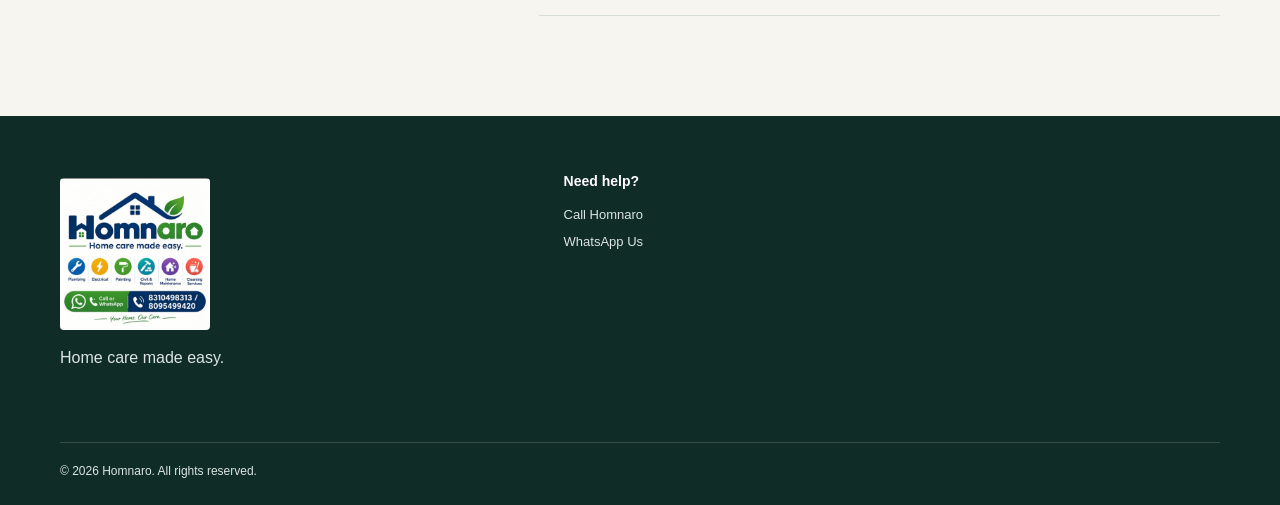
<file: service-template.html>
<!doctype html><html lang="en"><head><meta charset="UTF-8"><meta name="viewport" content="width=device-width,initial-scale=1,viewport-fit=cover"><meta name="theme-color" content="#063b78"><title data-service-title>Homnaro Service</title><meta name="description" content="Home services in Bengaluru from Homnaro."><link rel="canonical" href="https://homnaro.in/"><link rel="stylesheet" href="/styles.css"></head><body data-service="SERVICE_SLUG"><header class="site-header"><a class="brand" href="/"><img src="/homnaro-logo.png" alt="Homnaro — Home care made easy."></a><a class="button primary" data-book href="/book-service/">Book a Service</a></header><main><section class="service-hero"><p class="eyebrow">HOME SERVICES IN BENGALURU</p><h1 data-service-title>Service</h1><p data-service-summary></p><div class="hero-actions"><a class="button primary" data-book href="/book-service/">Book a Service <span>→</span></a><a class="button secondary whatsapp-link" href="#">WhatsApp Us</a></div></section><section class="section service-content"><div><p class="eyebrow">SERVICE OVERVIEW</p><h2>What we can help with</h2><ul data-service-list class="offering-list"></ul></div><aside><h3>Pricing</h3><p>Contact us for pricing. Final price depends on the scope of work.</p><h3>Service areas</h3><p>Available in selected areas of Bengaluru. Contact us to confirm coverage.</p></aside></section><section class="process section"><div class="section-intro"><p class="eyebrow">WHAT TO EXPECT</p><h2>Clear communication, from request to completion.</h2></div><ol><li><span>1</span><h3>Share the issue</h3><p>Tell us what needs attention.</p></li><li><span>2</span><h3>Confirm details</h3><p>We contact you to confirm availability.</p></li><li><span>3</span><h3>Service visit</h3><p>A professional visits at the scheduled time.</p></li><li><span>4</span><h3>Work completed</h3><p>The job is completed based on the requirement.</p></li></ol></section><section class="section faq"><div class="section-intro"><p class="eyebrow">FAQS</p><h2>Helpful answers.</h2></div><div class="faq-list"><details><summary>How can I book this service?</summary><p>Book through our website, WhatsApp or phone.</p></details><details><summary>Can I get an estimate first?</summary><p>The team will review the requirement and provide applicable pricing before proceeding.</p></details><details><summary>Is this service available in my area?</summary><p>Service availability depends on the location and current coverage. Please contact Homnaro to confirm.</p></details></div></section></main><footer><div><a class="brand" href="/"><img src="/homnaro-logo.png" alt="Homnaro"></a><p>Home care made easy.</p></div><div><h3>Need help?</h3><a data-phone href="#">Call Homnaro</a><a class="whatsapp-link" href="#">WhatsApp Us</a></div><p class="copyright">© 2026 Homnaro. All rights reserved.</p></footer><script src="/config.js"></script><script src="/service-page.js"></script></body></html>
</file>
<file: styles.css>
:root{--blue:#063b78;--blue-2:#075f87;--green:#4b9e42;--lime:#b5df79;--ink:#093861;--muted:#54718a;--pale:#edf7f4;--line:#d9e8e9;--white:#fff;--max:1160px}*{box-sizing:border-box}html{scroll-behavior:smooth;-webkit-text-size-adjust:100%}body{margin:0;background:#fff;color:var(--ink);font-family:'DM Sans',Arial,sans-serif;line-height:1.55;overflow-x:hidden}a{color:inherit}a,button{touch-action:manipulation;-webkit-tap-highlight-color:transparent}.site-header{height:82px;display:flex;align-items:center;justify-content:space-between;max-width:var(--max);margin:auto;padding:0 22px}.brand img{display:block;width:175px;height:auto}.nav-links{display:flex;align-items:center;gap:24px}.nav-links a{text-decoration:none;font-size:14px;font-weight:700}.nav-book,.button.primary{background:var(--green)!important;color:#fff!important;padding:12px 17px;border-radius:8px;box-shadow:0 8px 18px #37833b33}.menu-button{display:none;border:0;background:none;font-size:25px;color:var(--blue);min-width:48px;min-height:48px}.hero{background:linear-gradient(115deg,var(--blue),var(--blue-2) 54%,#278b5c);color:#fff;min-height:540px;padding:68px max(22px,calc((100% - var(--max))/2));display:grid;grid-template-columns:1.05fr .95fr;gap:50px;align-items:center;overflow:hidden}.eyebrow{font-size:11px;font-weight:800;letter-spacing:1.5px;color:var(--green);margin:0 0 14px}.hero .eyebrow{color:#c7e9af}.hero h1,h2,h3{font-family:Manrope,Arial,sans-serif}.hero h1{font-size:clamp(48px,6vw,76px);line-height:1;letter-spacing:-4px;margin:0}.hero h1 em{font-style:normal;color:var(--lime)}.hero h2{font-size:20px;margin:20px 0 0}.hero-copy>p:not(.eyebrow){max-width:580px;margin:12px 0 25px;color:#e1f0ef;font-size:17px}.hero-actions{display:flex;gap:14px;flex-wrap:wrap}.button{display:inline-flex;align-items:center;justify-content:space-between;gap:19px;text-decoration:none;font-weight:800;font-size:14px;min-height:48px;padding:13px 17px;border-radius:8px}.button.secondary{border:1px solid #ffffff88;color:#fff}.phone-link{display:inline-block;margin-top:22px;color:#d7eeee;font-size:13px}.phone-link span{text-decoration:underline;font-weight:700}.hero-visual{position:relative;min-height:380px;border-radius:28px;background:linear-gradient(135deg,#d8f2f0,#ecf7d8);overflow:hidden;box-shadow:19px 20px 0 #ffffff1a}.sun{position:absolute;width:115px;height:115px;background:#99cf6d;border-radius:50%;right:47px;top:37px}.home-illustration{position:absolute;bottom:50px;left:calc(50% - 120px);width:240px}.roof{position:absolute;bottom:160px;left:-24px;border-left:144px solid transparent;border-right:144px solid transparent;border-bottom:116px solid var(--blue)}.home-body{position:relative;z-index:1;height:165px;background:#fffdf7;border:7px solid var(--blue);border-radius:4px 4px 15px 15px;display:flex;justify-content:space-around;padding:28px 20px}.home-body b{display:block;width:45px;height:47px;background:#9edadd;border:6px solid var(--blue)}.home-body b:last-child{width:43px;height:76px;background:#5fa85d;align-self:end;border-bottom:0}.leaf{position:absolute;width:95px;height:160px;border-radius:100% 0 100% 0;background:#61a563;bottom:-35px}.leaf-a{left:40px;transform:rotate(21deg)}.leaf-b{right:22px;transform:rotate(70deg);background:#459a6a}.hero-badge{position:absolute;right:18px;bottom:19px;z-index:2;background:#fff;padding:14px 18px;border-radius:11px;color:var(--blue);font-size:12px;box-shadow:0 11px 25px #07375d2e}.section,.contact{max-width:var(--max);margin:auto;padding:100px 22px}.section-intro{max-width:620px}.section h2,.contact h2{font-size:clamp(32px,4vw,48px);letter-spacing:-2.3px;line-height:1.1;margin:0}.section-intro>p:last-child,.contact>div>p:last-child{color:var(--muted);max-width:550px;margin:16px 0 0}.service-grid{display:grid;grid-template-columns:repeat(3,1fr);gap:17px;margin-top:42px}.service-card{background:#fff;border:1px solid var(--line);border-radius:14px;padding:25px;min-height:275px;display:flex;flex-direction:column;transition:.2s transform,.2s box-shadow}.service-card:hover{transform:translateY(-5px);box-shadow:0 14px 30px #07386517}.service-icon{display:grid;place-items:center;width:44px;height:44px;border-radius:12px;background:#e4f3ee;color:var(--green);font-size:24px;font-weight:800}.service-card:nth-child(2n) .service-icon{background:#e4f1fb;color:#1974b2}.service-card h3{margin:18px 0 6px;font-size:20px}.service-card p{color:var(--muted);font-size:14px;margin:0}.service-card a{display:inline-flex;margin-top:auto;padding-top:17px;color:var(--green);font-weight:800;font-size:13px;text-decoration:none}.trust{background:#f1f8f6;max-width:none;padding-left:max(22px,calc((100% - var(--max))/2));padding-right:max(22px,calc((100% - var(--max))/2))}.trust-grid{display:grid;grid-template-columns:repeat(5,1fr);gap:14px;margin-top:38px}.trust-grid article{background:#fff;padding:21px;border-radius:12px;border:1px solid #dfeee9}.trust-grid span{color:var(--green);font:800 14px Manrope}.trust-grid h3{font-size:16px;margin:14px 0 7px}.trust-grid p{font-size:13px;color:var(--muted);margin:0}.process{background:linear-gradient(130deg,#073b78,#087f86);color:#fff;max-width:none;padding-left:max(22px,calc((100% - var(--max))/2));padding-right:max(22px,calc((100% - var(--max))/2))}.process .eyebrow{color:#bee991}.process ol{list-style:none;margin:42px 0 0;padding:0;display:grid;grid-template-columns:repeat(4,1fr);gap:28px}.process li{position:relative;padding-right:18px}.process li:not(:last-child):after{content:'';position:absolute;top:21px;right:-8px;width:28px;border-top:1px dashed #a9d5d3}.process span{width:43px;height:43px;display:grid;place-items:center;border-radius:50%;background:var(--lime);color:var(--blue);font-weight:800}.process h3{font-size:17px;margin:15px 0 4px}.process p{font-size:13px;color:#d8eded;margin:0}.areas{display:flex;justify-content:space-between;align-items:end;gap:30px}.areas h2{max-width:520px}.area-list{display:flex;flex-wrap:wrap;gap:8px;margin-top:18px}.area-list span{background:#e6f5ed;color:#276d45;padding:6px 10px;border-radius:30px;font-size:13px;font-weight:700}.about{display:grid;grid-template-columns:1fr 1fr;gap:80px;background:#f7fbfe;max-width:none;padding-left:max(22px,calc((100% - var(--max))/2));padding-right:max(22px,calc((100% - var(--max))/2))}.about>p{font-size:18px;color:var(--muted);margin:0;align-self:center}.reviews{text-align:center}.reviews .section-intro{margin:auto}.review-empty{max-width:680px;margin:33px auto 0;padding:24px;background:#f4faf6;border:1px dashed #b9d9c5;border-radius:12px;color:var(--muted);font-size:14px}.faq{display:grid;grid-template-columns:.75fr 1.25fr;gap:70px}.faq-list{border-top:1px solid var(--line)}details{border-bottom:1px solid var(--line);padding:18px 0}summary{cursor:pointer;font-weight:800;padding-right:28px;position:relative;list-style:none}summary:after{content:'+';position:absolute;right:3px;font-size:20px;color:var(--green)}details[open] summary:after{content:'−'}details p{color:var(--muted);font-size:14px;margin:12px 0 0}.contact{display:grid;grid-template-columns:1fr 1fr;gap:80px}.contact-actions{display:grid;gap:10px}.contact-card{min-height:77px;border:1px solid var(--line);border-radius:10px;padding:15px 17px;text-decoration:none;position:relative;background:#fff}.contact-card:hover{border-color:#93c7a5;box-shadow:0 8px 19px #0c3d6c12}.contact-card small,.contact-card strong{display:block}.contact-card small{font-size:10px;color:var(--muted);font-weight:800;letter-spacing:1px}.contact-card strong{font:700 16px Manrope;margin-top:3px}.contact-card span{position:absolute;right:17px;top:26px;color:var(--green);font-size:21px}footer{background:#052e5d;color:#c8d9e5;padding:55px max(22px,calc((100% - var(--max))/2)) 24px;display:grid;grid-template-columns:1.5fr 1fr 1fr;gap:45px;position:relative}footer .brand img{width:150px;background:#fff;border-radius:4px}footer h3{font-size:14px;color:#fff;margin:0 0 12px}footer a{display:block;font-size:13px;text-decoration:none;margin:7px 0}.copyright{grid-column:1/-1;border-top:1px solid #ffffff25;padding-top:19px;font-size:12px;margin:10px 0 0}.mobile-cta{display:none}@media(max-width:800px){.site-header{height:70px}.menu-button{display:block}.nav-links{display:none;position:absolute;top:70px;left:0;right:0;background:#fff;padding:14px 22px 20px;box-shadow:0 14px 30px #063b7820;z-index:20;flex-direction:column;align-items:stretch;gap:3px}.nav-links.open{display:flex}.nav-links a{padding:11px 0}.nav-book{text-align:center;margin-top:5px}.hero{grid-template-columns:1fr;padding-top:46px;padding-bottom:55px;gap:35px}.hero-visual{min-height:325px}.service-grid{grid-template-columns:1fr 1fr}.trust-grid{grid-template-columns:repeat(2,1fr)}.process ol{grid-template-columns:1fr 1fr}.process li:not(:last-child):after{display:none}.areas,.contact,.faq,.about{grid-template-columns:1fr;display:grid;gap:35px;align-items:start}.areas .button{justify-self:start}.section,.contact{padding-top:68px;padding-bottom:68px}footer{grid-template-columns:1fr 1fr}.mobile-cta{display:grid;grid-template-columns:repeat(3,1fr);position:fixed;bottom:0;left:0;right:0;z-index:30;background:#fff;border-top:1px solid var(--line);box-shadow:0 -6px 16px #063b7814}.mobile-cta a{text-align:center;text-decoration:none;padding:14px 5px;font-size:12px;font-weight:800;color:var(--blue)}.mobile-cta a:nth-child(2){background:#e9f7ec;color:#267a38}body{padding-bottom:46px}}@media(max-width:480px){.site-header{padding:0 16px}.brand img{width:142px}.hero,.section,.contact{padding-left:16px;padding-right:16px}.hero h1{font-size:49px;letter-spacing:-3px}.hero-visual{min-height:270px}.home-illustration{transform:scale(.72);transform-origin:bottom center;left:calc(50% - 86px);bottom:28px}.sun{transform:scale(.7);transform-origin:top right;right:18px;top:18px}.hero-badge{right:8px;bottom:8px;transform:scale(.86);transform-origin:bottom right}.service-grid,.trust-grid,.process ol,footer{grid-template-columns:1fr}.service-card{min-height:230px}.about>p{font-size:16px}.contact{gap:30px}footer{padding-bottom:74px}.mobile-cta{padding-bottom:env(safe-area-inset-bottom)}}@media(prefers-reduced-motion:reduce){html{scroll-behavior:auto}.service-card{transition:none}}
.booking-page{max-width:1000px;margin:auto;padding:75px 22px;display:grid;grid-template-columns:.85fr 1.15fr;gap:80px}.booking-page h1,.service-hero h1{font:800 clamp(35px,4.5vw,57px)/1.08 Manrope;letter-spacing:-2.7px;margin:0}.booking-page>div>p:not(.eyebrow){color:var(--muted);font-size:16px}.booking-page .phone-link{color:var(--blue)}form{background:#f6fbf9;border:1px solid var(--line);padding:26px;border-radius:15px;display:grid;gap:15px}label{font-size:13px;font-weight:800;color:var(--ink)}input,select,textarea{display:block;width:100%;margin-top:6px;border:1px solid #bfd5d8;background:#fff;color:var(--ink);font:14px 'DM Sans';border-radius:7px;padding:12px}input:focus,select:focus,textarea:focus,summary:focus-visible,a:focus-visible,button:focus-visible{outline:3px solid #b9e072;outline-offset:3px}.form-row{display:grid;grid-template-columns:1fr 1fr;gap:13px}.form-status{margin:0;padding:13px;background:#e4f3e6;border-radius:7px;color:#216332;font-size:14px}.form-status a{font-weight:800}.service-hero{padding:85px max(22px,calc((100% - var(--max))/2));background:linear-gradient(120deg,#063b78,#087f86);color:#fff}.service-hero>p:not(.eyebrow){max-width:610px;color:#d7eeee;font-size:17px;margin:18px 0 27px}.service-hero .eyebrow{color:#c2e7a5}.service-content{display:grid;grid-template-columns:1fr .6fr;gap:80px}.offering-list{list-style:none;padding:0;margin:27px 0 0;display:grid;gap:10px}.offering-list li{padding:12px 14px 12px 37px;background:#f2f9f6;border-radius:8px;position:relative}.offering-list li:before{content:'✓';position:absolute;left:14px;color:var(--green);font-weight:800}.service-content aside{padding:23px;background:#f5faff;border-radius:13px;height:max-content}.service-content aside h3{font-size:15px;margin:0 0 7px}.service-content aside p{font-size:14px;color:var(--muted);margin:0 0 23px}.service-content aside p:last-child{margin-bottom:0}@media(max-width:800px){.booking-page,.service-content{grid-template-columns:1fr;gap:35px}.booking-page{padding-top:48px;padding-bottom:65px}}@media(max-width:480px){.booking-page{padding:42px 16px}.form-row{grid-template-columns:1fr}form{padding:18px}.service-hero{padding:60px 16px}}
/* Premium Homnaro theme: Warm Ivory + Deep Green + Muted Gold */
:root{--blue:#123C35;--blue-2:#123C35;--green:#123C35;--lime:#C99A4A;--ink:#1D2926;--muted:#5E6965;--pale:#EEF3EE;--line:#d9e1db;--white:#fff}body{background:#F7F5EF;color:#1D2926}.site-header{background:#F7F5EF}.nav-links a{color:#1D2926}.nav-links a:hover{color:#123C35}.nav-book,.button.primary{background:#123C35!important;color:#fff!important;box-shadow:0 8px 18px #123c3524}.nav-book:hover,.button.primary:hover{background:#102C27!important}.hero{background:#F7F5EF;color:#1D2926}.hero .eyebrow{color:#C99A4A}.hero h1{color:#123C35}.hero h1 em{color:#C99A4A}.hero h2{color:#123C35}.hero-copy>p:not(.eyebrow){color:#5E6965}.button.secondary{border-color:#123C35;color:#123C35;background:#fff}.button.secondary:hover{background:#123C35;color:#fff}.phone-link{color:#5E6965}.hero-visual{background:linear-gradient(145deg,#EEF3EE,#F7F5EF);box-shadow:18px 20px 0 #123c350b}.sun{background:#d8ba80}.roof{border-bottom-color:#123C35}.home-body{border-color:#123C35}.home-body b{border-color:#123C35}.home-body b:last-child{background:#5e8b62}.leaf{background:#7aa67d}.leaf-b{background:#598e5e}.hero-badge{color:#123C35}.eyebrow{color:#C99A4A}.section h2,.contact h2{color:#123C35}.section-intro>p:last-child,.contact>div>p:last-child{color:#5E6965}.service-grid{margin-top:42px}.service-card{border-color:#dce4de;box-shadow:0 2px 7px #123c3508}.service-card:hover{box-shadow:0 14px 30px #123c3514}.service-icon{background:#EEF3EE;color:#123C35}.service-card:nth-child(2n) .service-icon{background:#f7f0e3;color:#C99A4A}.service-card h3{color:#123C35}.service-card p{color:#5E6965}.service-card a{color:#123C35}.trust{background:#EEF3EE}.trust-grid article{border-color:#dce6de}.trust-grid span{color:#C99A4A}.trust-grid h3{color:#123C35}.trust-grid p{color:#5E6965}.process{background:#F7F5EF;color:#1D2926}.process .eyebrow{color:#C99A4A}.process ol{margin-top:38px}.process li:not(:last-child):after{border-color:#C99A4A}.process span{background:#123C35;color:#fff}.process h3{color:#123C35}.process p{color:#5E6965}.areas{background:#EEF3EE;max-width:none;padding-left:max(22px,calc((100% - var(--max))/2));padding-right:max(22px,calc((100% - var(--max))/2))}.area-list span{color:#123C35;background:#fff;border:1px solid #cbd9cd}.area-list span:hover{background:#123C35;color:#fff}.about{background:#fff}.reviews{background:#fff}.review-empty{background:#F7F5EF;border-color:#d9c59e;color:#5E6965}.faq{background:#F7F5EF;max-width:none;padding-left:max(22px,calc((100% - var(--max))/2));padding-right:max(22px,calc((100% - var(--max))/2))}.faq-list{border-color:#d7ded7}.faq details{border-color:#d7ded7}.faq p{color:#5E6965}summary:after{color:#C99A4A}.contact{max-width:none;background:#123C35;color:#fff;padding-left:max(22px,calc((100% - var(--max))/2));padding-right:max(22px,calc((100% - var(--max))/2))}.contact h2{color:#fff}.contact .eyebrow{color:#d8ba80}.contact>div>p:last-child{color:#dce5e1}.contact-card{border-color:#ffffff2e;background:#ffffff12;color:#fff}.contact-card small{color:#dce5e1}.contact-card:hover{background:#ffffff1e;border-color:#d8ba80;box-shadow:none}.contact-card span{color:#d8ba80}footer{background:#102C27;color:#DCE5E1}footer h3{color:#fff}footer a:hover{color:#C99A4A}footer .brand img{background:#fff}.copyright{border-color:#ffffff27}.mobile-cta{border-color:#d7e0d8}.mobile-cta a{color:#123C35}.mobile-cta a:nth-child(2){background:#EEF3EE;color:#123C35}.booking-page{background:#F7F5EF}.booking-page h1,.service-hero h1{color:#123C35}.booking-page>div>p:not(.eyebrow){color:#5E6965}form{background:#fff;border-color:#dce4de}.booking-page .phone-link{color:#123C35}.service-hero{background:#F7F5EF;color:#1D2926}.service-hero h1{color:#123C35}.service-hero>p:not(.eyebrow){color:#5E6965}.service-hero .eyebrow{color:#C99A4A}.service-content aside{background:#EEF3EE}.service-content aside h3{color:#123C35}.service-content aside p{color:#5E6965}.offering-list li{background:#EEF3EE}.offering-list li:before{color:#C99A4A}.form-status{background:#EEF3EE;color:#123C35}input:focus,select:focus,textarea:focus,summary:focus-visible,a:focus-visible,button:focus-visible{outline-color:#C99A4A}@media(max-width:800px){.nav-links{background:#F7F5EF;box-shadow:0 14px 30px #123c3514}}@media(max-width:480px){footer{background:#102C27}}
</file>
